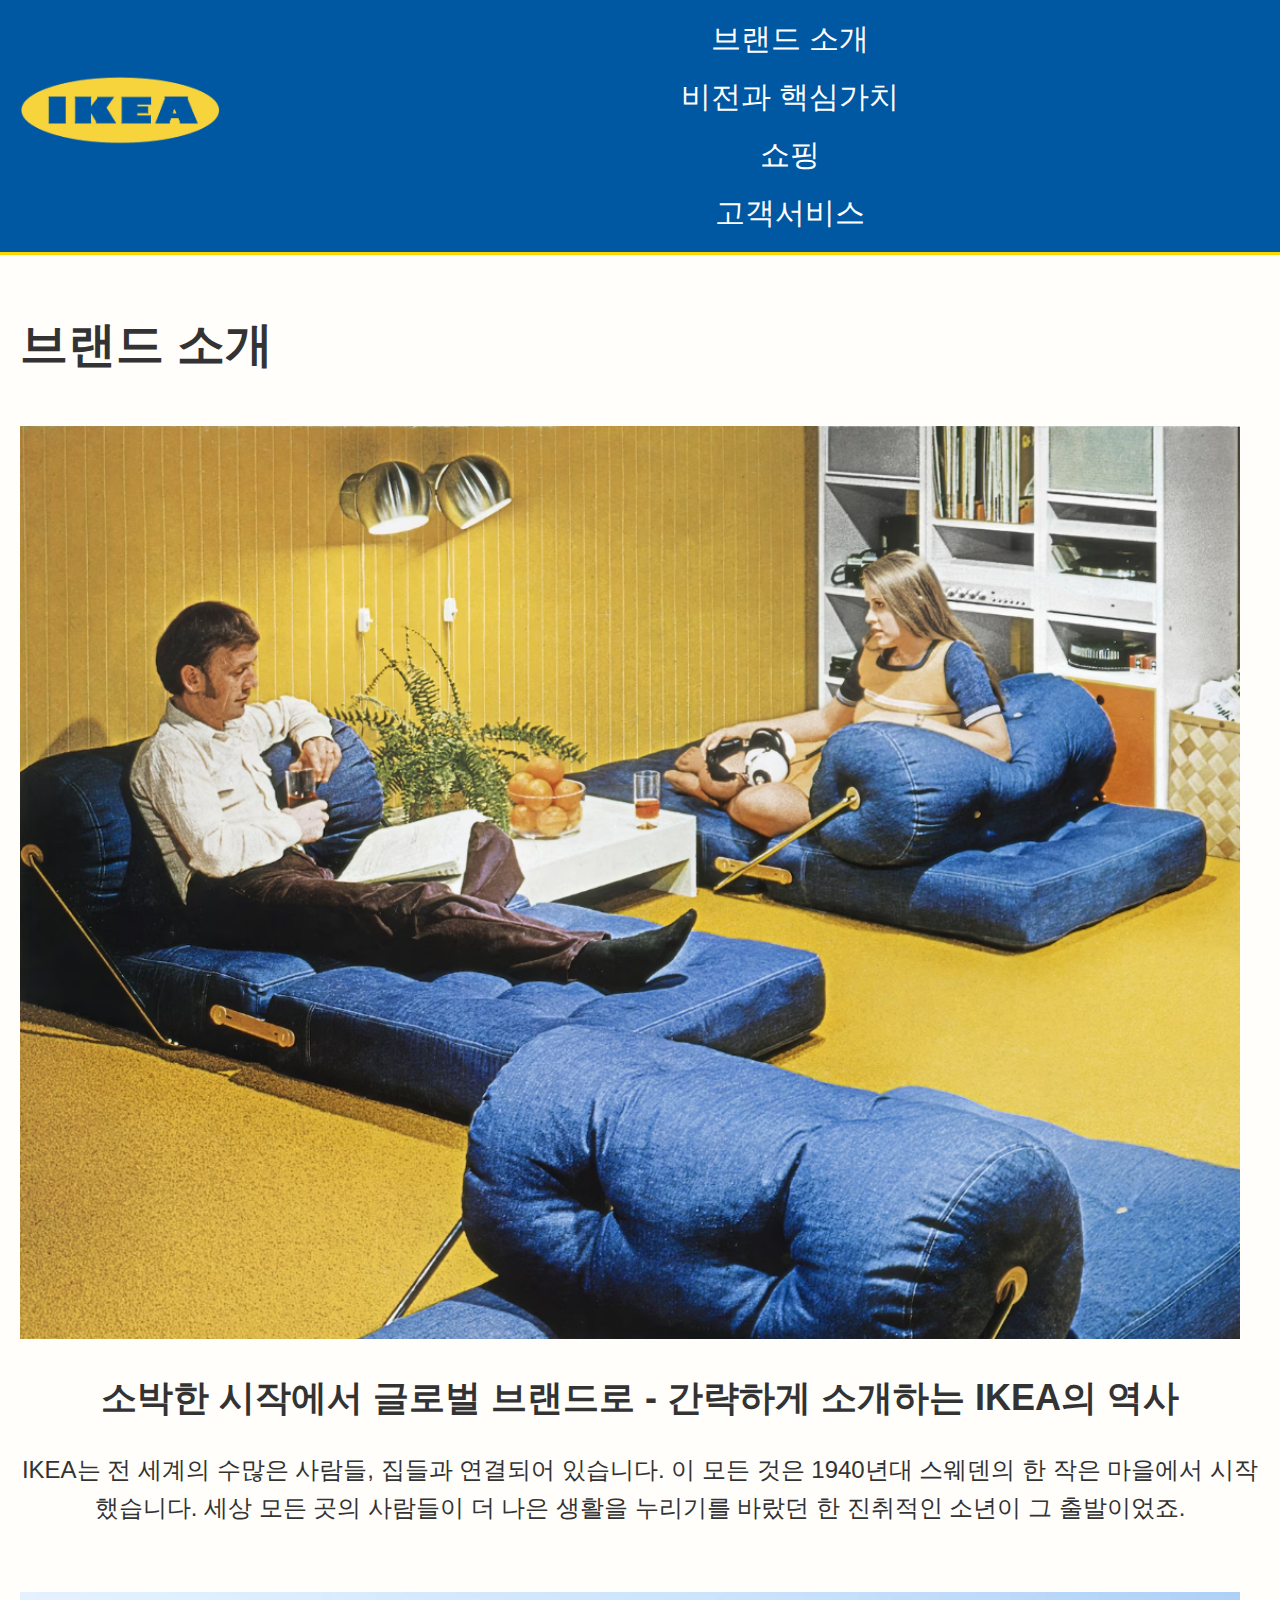
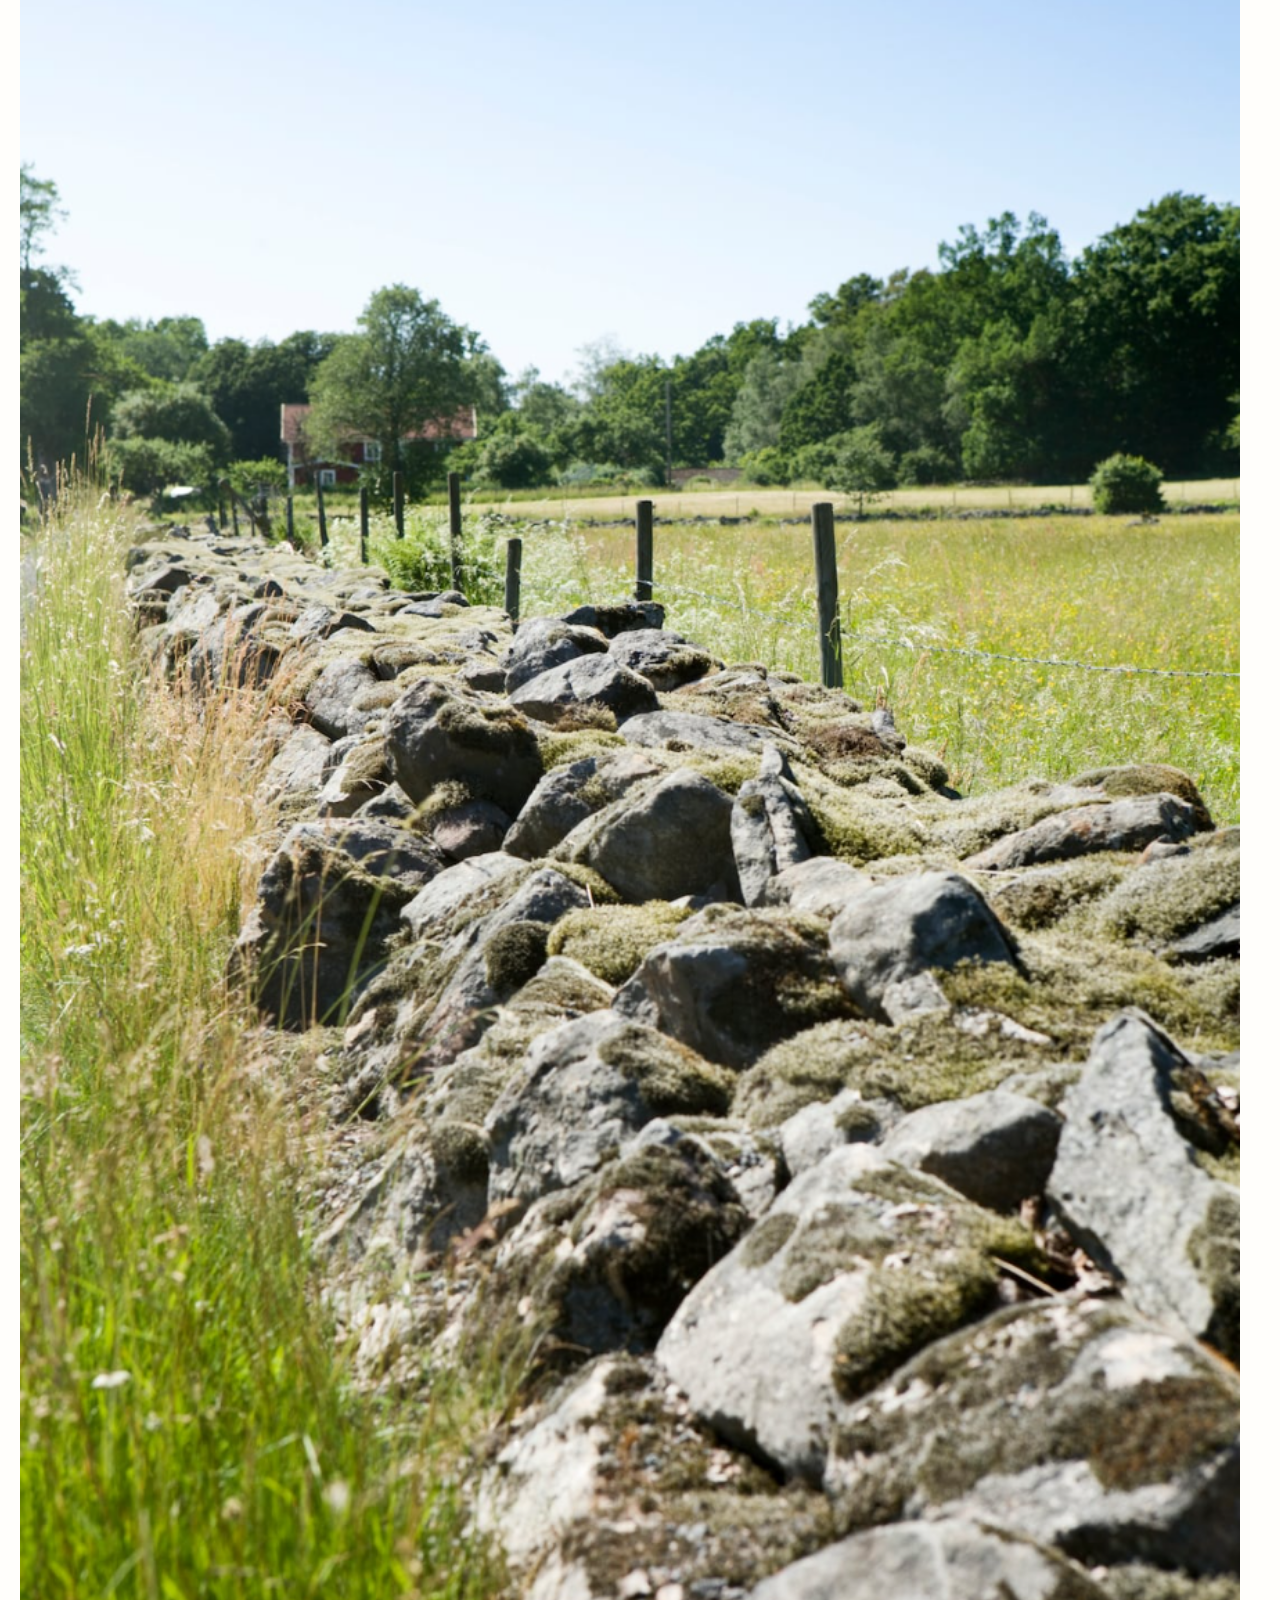
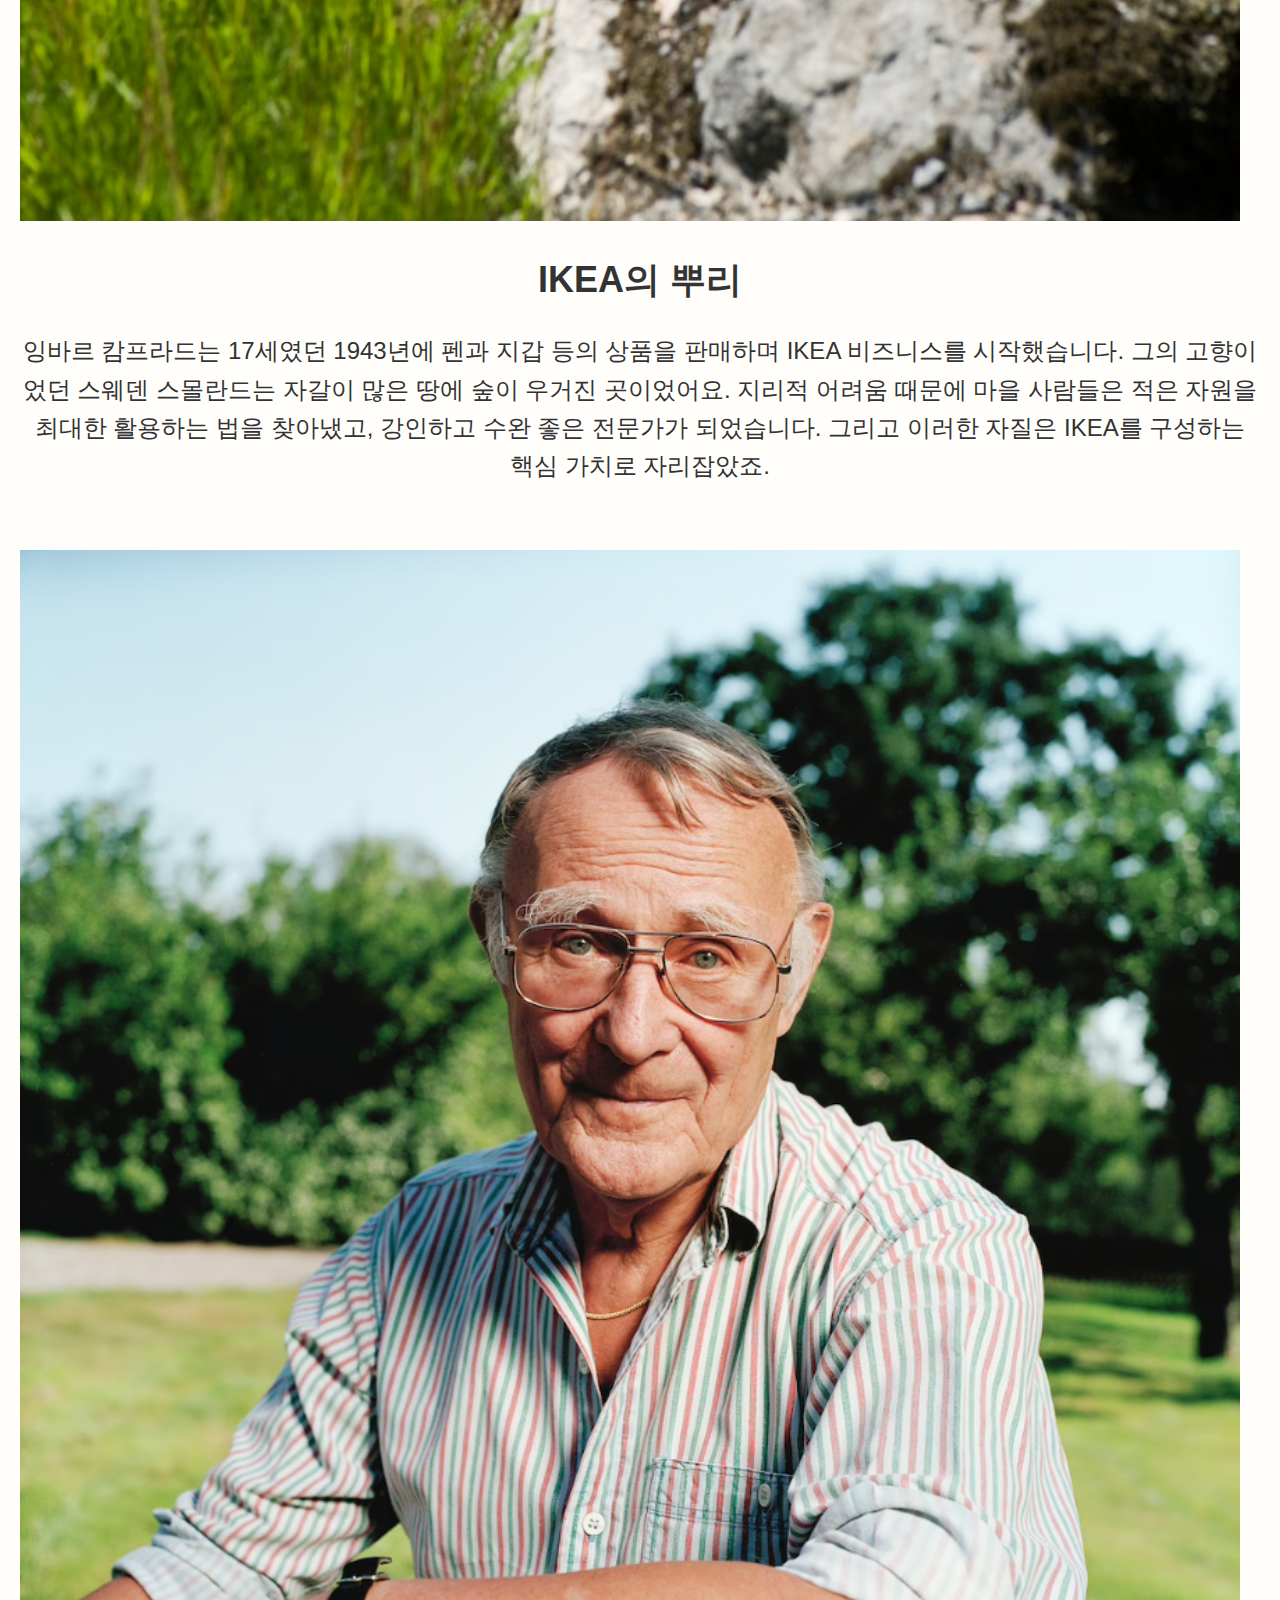
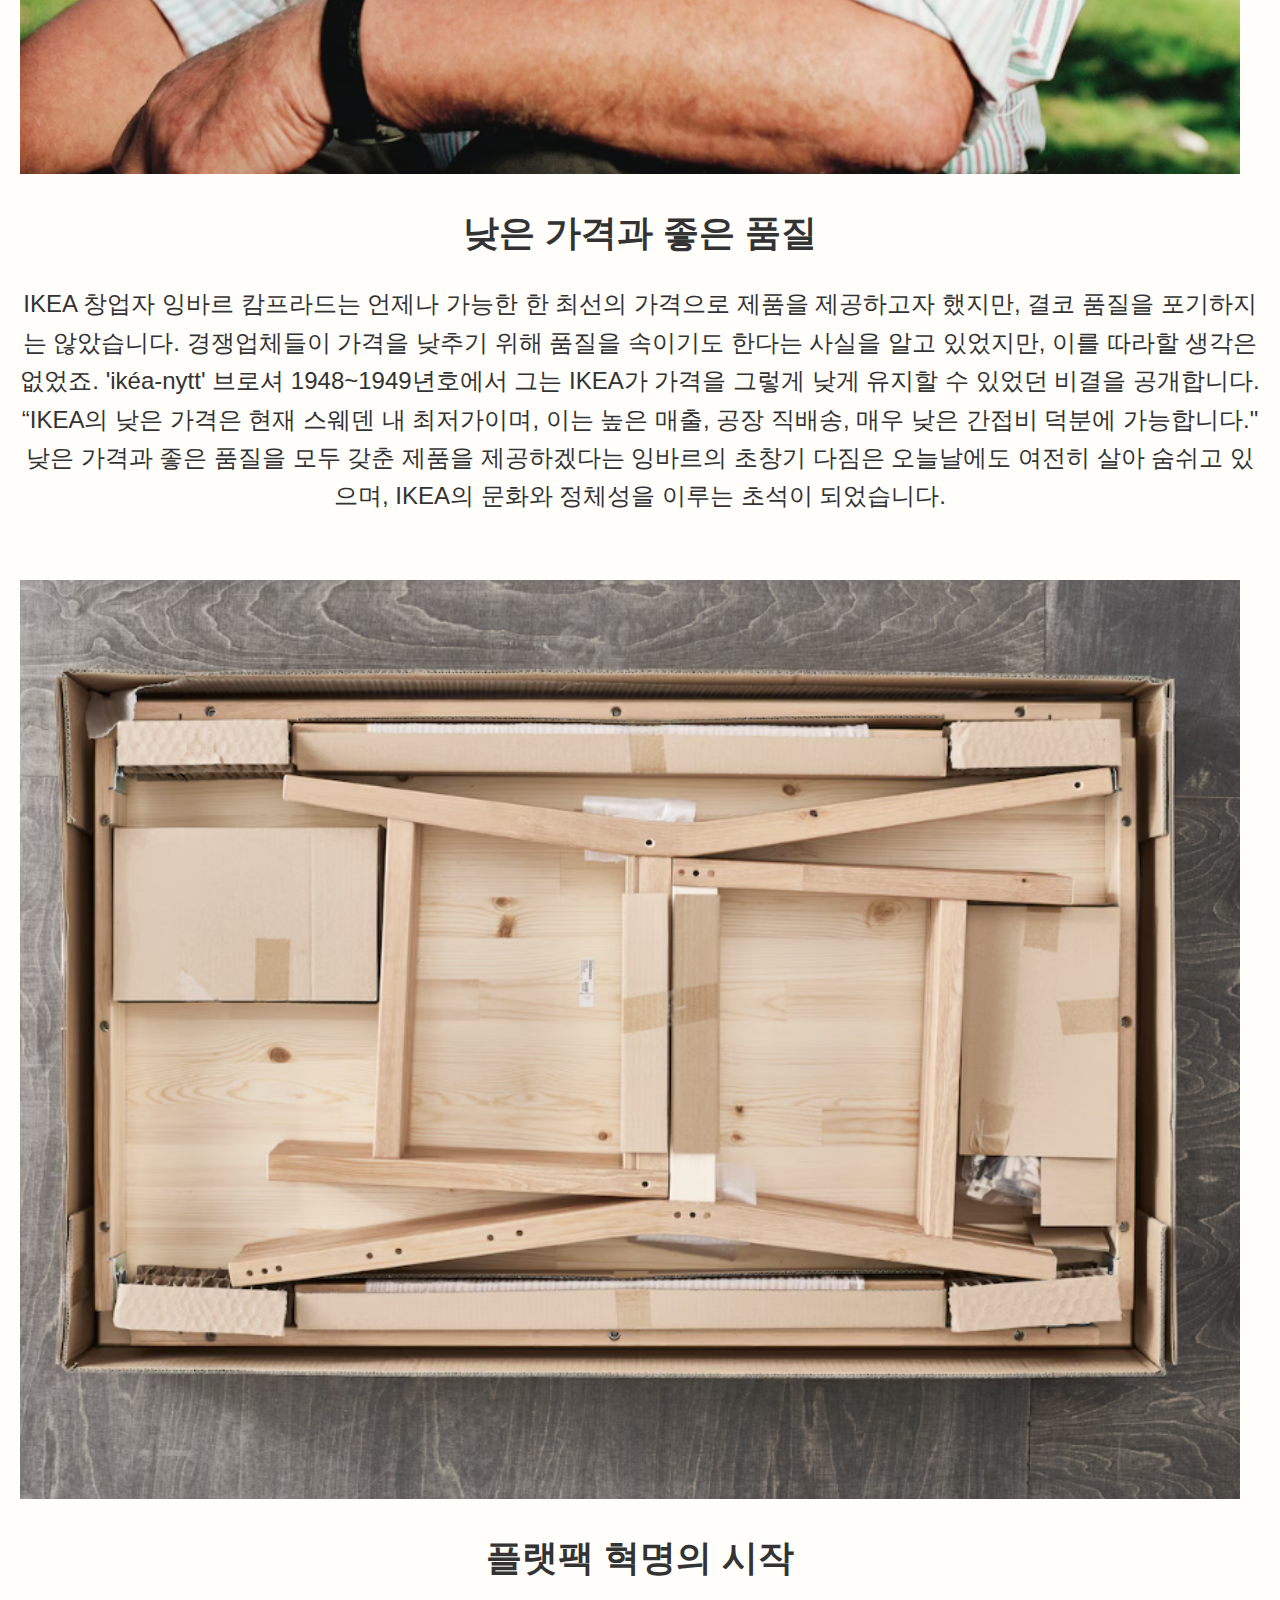
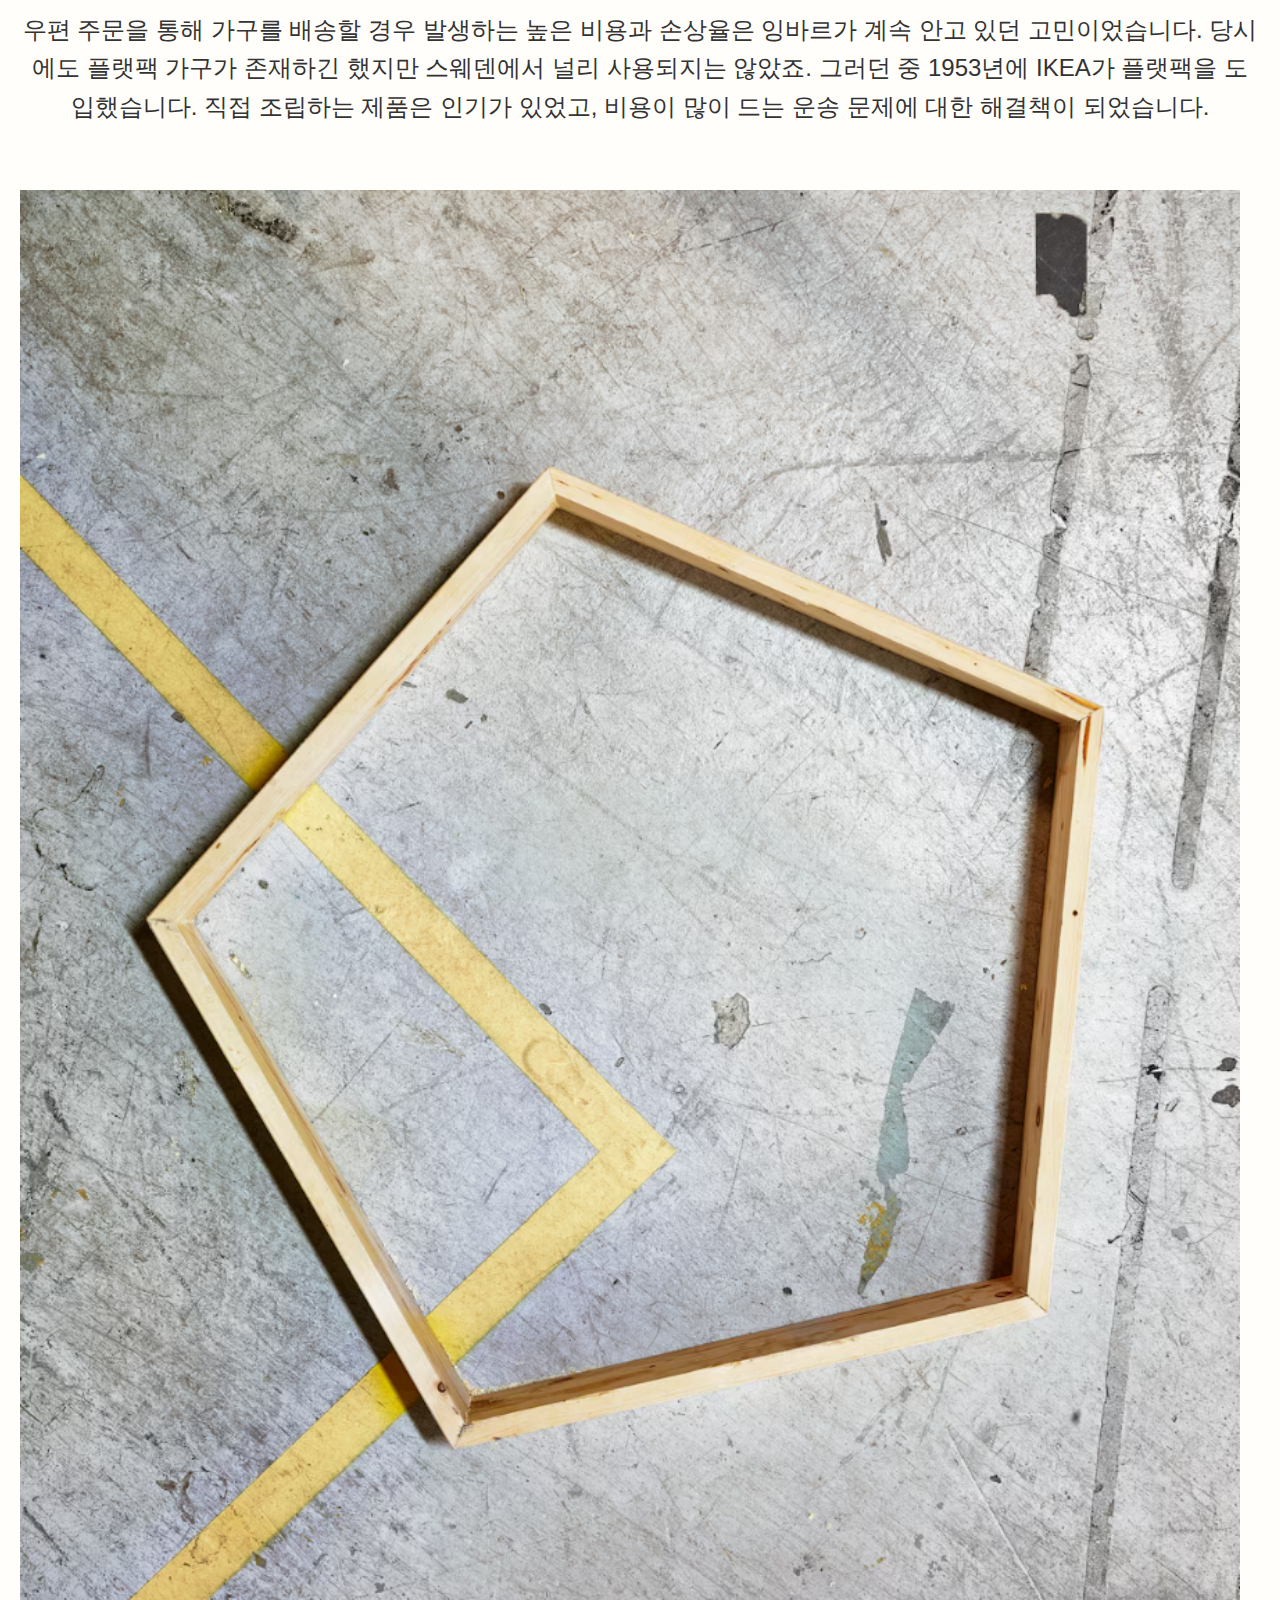
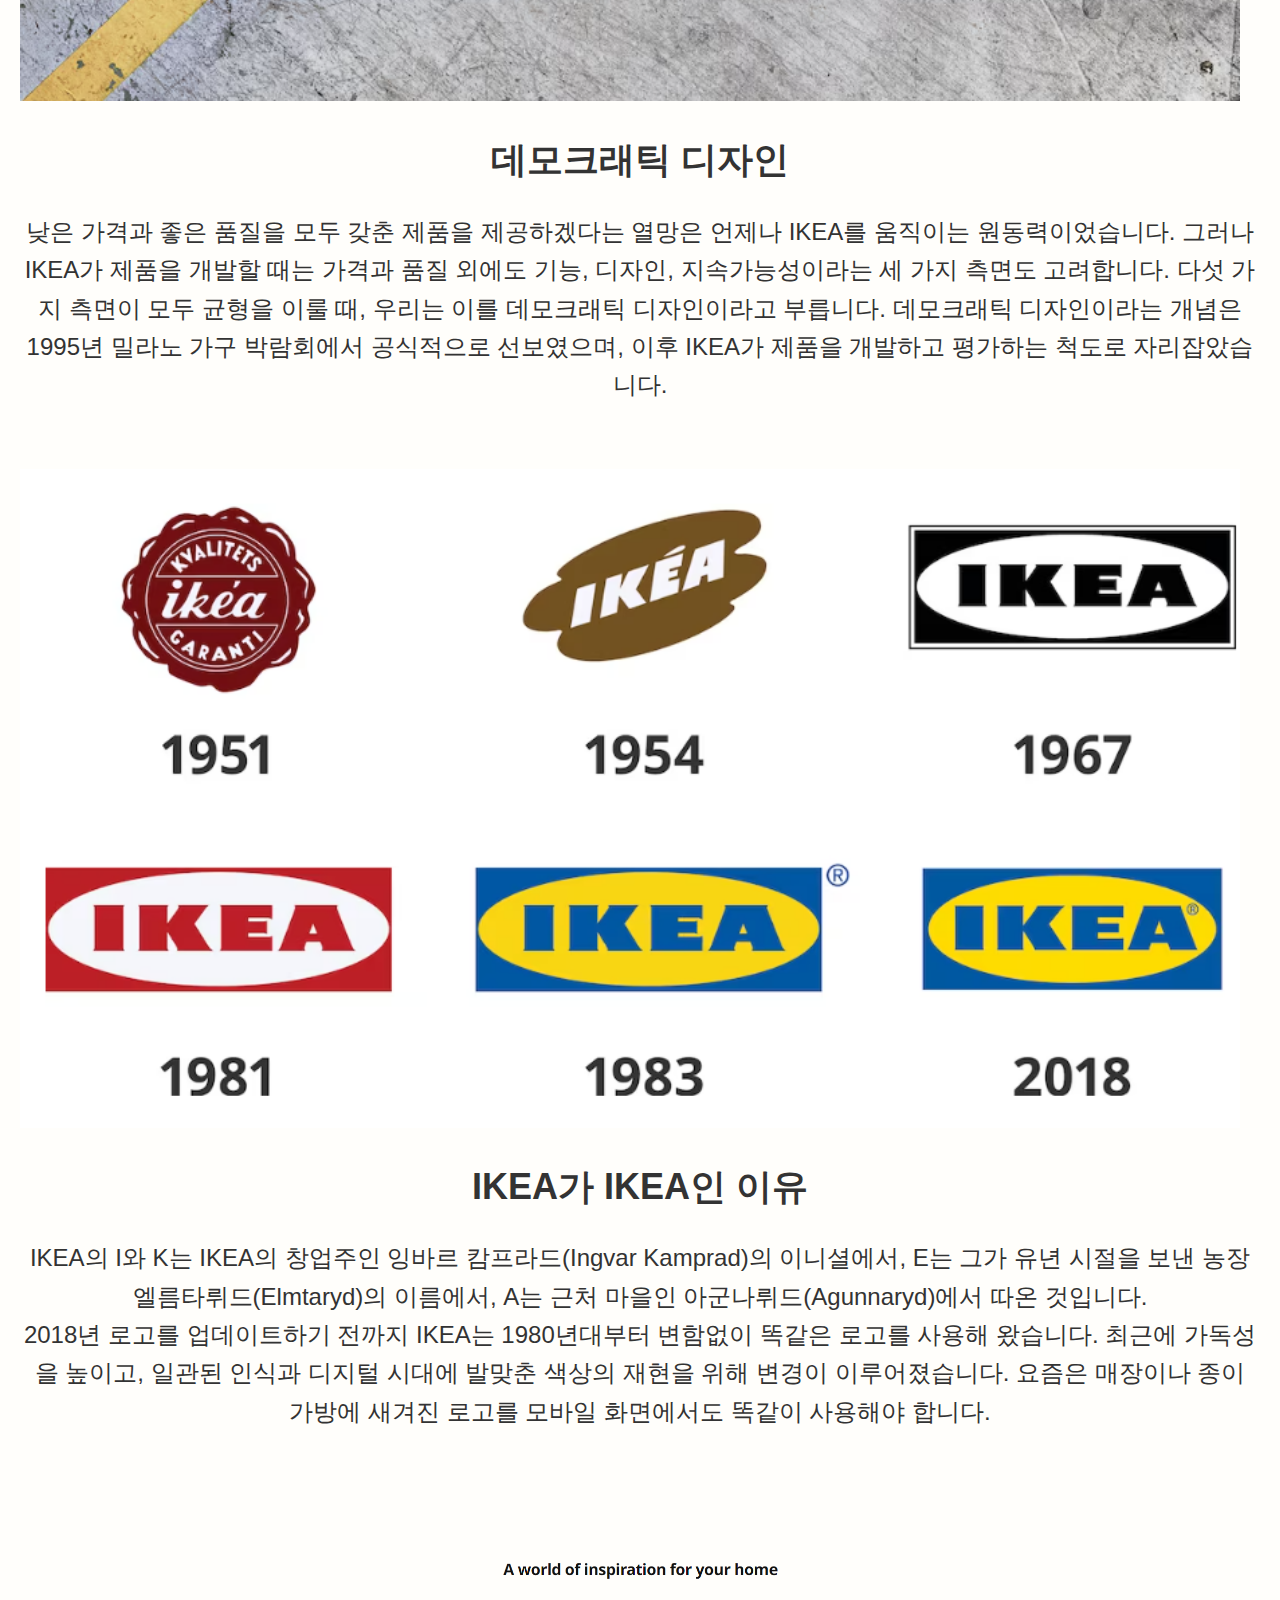
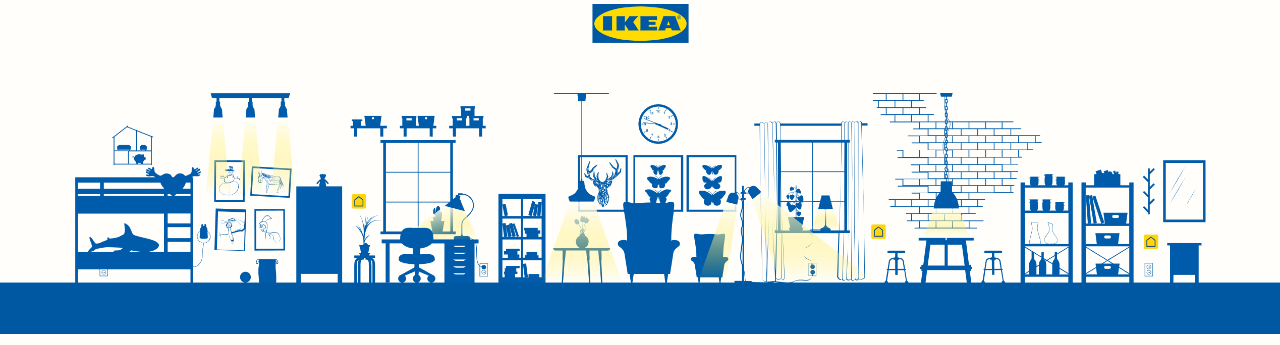
<file: brand.html>
<!DOCTYPE html>
<html lang="ko">
<head>
    <meta charset="UTF-8">
    <meta name="viewport" content="width=device-width, initial-scale=1.0">
    <title>브랜드 소개 - IKEA</title>
    <link rel="stylesheet" href="css/styles.css">
    <style>
        .block {
            display: flex;
            flex-wrap: wrap;
            margin-bottom: 40px;
        }

        .block img {
            max-width: 100%;
            flex: 1 1 40%;
            margin-right: 20px;
        }

        .block .text {
            flex: 1 1 50%;
        }

        .block .text h2 {
            font-size: 1.5em;
            margin-bottom: 10px;
        }

        .block .text p {
            font-size: 1em;
            line-height: 1.6;
        }

    </style>
</head>
<body>
    <header>
        <a href="ikea.html">
            <img src="images/ikea-logo.png" alt="IKEA 로고" id="logo">
        </a>
        <nav>
            <ul>
                <li><a href="brand.html">브랜드 소개</a></li>
                <li><a href="features.html">비전과 핵심가치</a></li>
                <li><a href="shopping.html">쇼핑</a></li>
                <li><a href="qa.html">고객서비스</a></li>
            </ul>
        </nav>
    </header>
    <main>
        <h1>브랜드 소개</h1>
        <section class="block">
            <img src="images/ikea-history.png" alt="IKEA 역사">
            <div class="text">
                <h2>소박한 시작에서 글로벌 브랜드로 - 간략하게 소개하는 IKEA의 역사</h2>
                <p>IKEA는 전 세계의 수많은 사람들, 집들과 연결되어 있습니다. 이 모든 것은 1940년대 스웨덴의 한 작은 마을에서 시작했습니다. 세상 모든 곳의 사람들이 더 나은 생활을 누리기를 바랐던 한 진취적인 소년이 그 출발이었죠.</p>
            </div>
        </section>
        <section class="block">
            <img src="images/ikea-뿌리.png" alt="IKEA 뿌리">
            <div class="text">
                <h2>IKEA의 뿌리</h2>
                <p>잉바르 캄프라드는 17세였던 1943년에 펜과 지갑 등의 상품을 판매하며 IKEA 비즈니스를 시작했습니다. 그의 고향이었던 스웨덴 스몰란드는 자갈이 많은 땅에 숲이 우거진 곳이었어요. 지리적 어려움 때문에 마을 사람들은 적은 자원을 최대한 활용하는 법을 찾아냈고, 강인하고 수완 좋은 전문가가 되었습니다. 그리고 이러한 자질은 IKEA를 구성하는 핵심 가치로 자리잡았죠.</p>
            </div>
        </section>
        <section class="block">
            <img src="images/ikea-quality.png" alt="낮은 가격과 좋은 품질">
            <div class="text">
                <h2>낮은 가격과 좋은 품질</h2>
                <p>IKEA 창업자 잉바르 캄프라드는 언제나 가능한 한 최선의 가격으로 제품을 제공하고자 했지만, 결코 품질을 포기하지는 않았습니다. 경쟁업체들이 가격을 낮추기 위해 품질을 속이기도 한다는 사실을 알고 있었지만, 이를 따라할 생각은 없었죠. 'ikéa-nytt' 브로셔 1948~1949년호에서 그는 IKEA가 가격을 그렇게 낮게 유지할 수 있었던 비결을 공개합니다. “IKEA의 낮은 가격은 현재 스웨덴 내 최저가이며, 이는 높은 매출, 공장 직배송, 매우 낮은 간접비 덕분에 가능합니다." 낮은 가격과 좋은 품질을 모두 갖춘 제품을 제공하겠다는 잉바르의 초창기 다짐은 오늘날에도 여전히 살아 숨쉬고 있으며, IKEA의 문화와 정체성을 이루는 초석이 되었습니다.</p>
            </div>
        </section>
        <section class="block">
            <img src="images/ikea-flat.png" alt="플랫팩 혁명">
            <div class="text">
                <h2>플랫팩 혁명의 시작</h2>
                <p>우편 주문을 통해 가구를 배송할 경우 발생하는 높은 비용과 손상율은 잉바르가 계속 안고 있던 고민이었습니다. 당시에도 플랫팩 가구가 존재하긴 했지만 스웨덴에서 널리 사용되지는 않았죠. 그러던 중 1953년에 IKEA가 플랫팩을 도입했습니다. 직접 조립하는 제품은 인기가 있었고, 비용이 많이 드는 운송 문제에 대한 해결책이 되었습니다.</p>
            </div>
        </section>
        <section class="block">
            <img src="images/ikea-demodesign.png" alt="데모크래틱 디자인">
            <div class="text">
                <h2>데모크래틱 디자인</h2>
                <p>낮은 가격과 좋은 품질을 모두 갖춘 제품을 제공하겠다는 열망은 언제나 IKEA를 움직이는 원동력이었습니다. 그러나 IKEA가 제품을 개발할 때는 가격과 품질 외에도 기능, 디자인, 지속가능성이라는 세 가지 측면도 고려합니다. 다섯 가지 측면이 모두 균형을 이룰 때, 우리는 이를 데모크래틱 디자인이라고 부릅니다. 데모크래틱 디자인이라는 개념은 1995년 밀라노 가구 박람회에서 공식적으로 선보였으며, 이후 IKEA가 제품을 개발하고 평가하는 척도로 자리잡았습니다.</p>
            </div>
        </section>
        <section class="block">
            <img src="images/ikea-ligohistory.png" alt="데모크래틱 디자인">
            <div class="text">
                <h2>IKEA가 IKEA인 이유</h2>
                <p>IKEA의 I와 K는 IKEA의 창업주인 잉바르 캄프라드(Ingvar Kamprad)의 이니셜에서, E는 그가 유년 시절을 보낸 농장 엘름타뤼드(Elmtaryd)의 이름에서, A는 근처 마을인 아군나뤼드(Agunnaryd)에서 따온 것입니다.
                    <br>
                    2018년 로고를 업데이트하기 전까지 IKEA는 1980년대부터 변함없이 똑같은 로고를 사용해 왔습니다. 최근에 가독성을 높이고, 일관된 인식과 디지털 시대에 발맞춘 색상의 재현을 위해 변경이 이루어졌습니다. 요즘은 매장이나 종이 가방에 새겨진 로고를 모바일 화면에서도 똑같이 사용해야 합니다.</p>
            </div>
        </section>
    </main>
    <footer>
        <img src="images/ikea-bottom.png" alt="IKEA 로고" width="100%">
    </footer>
</body>
</html>
</file>
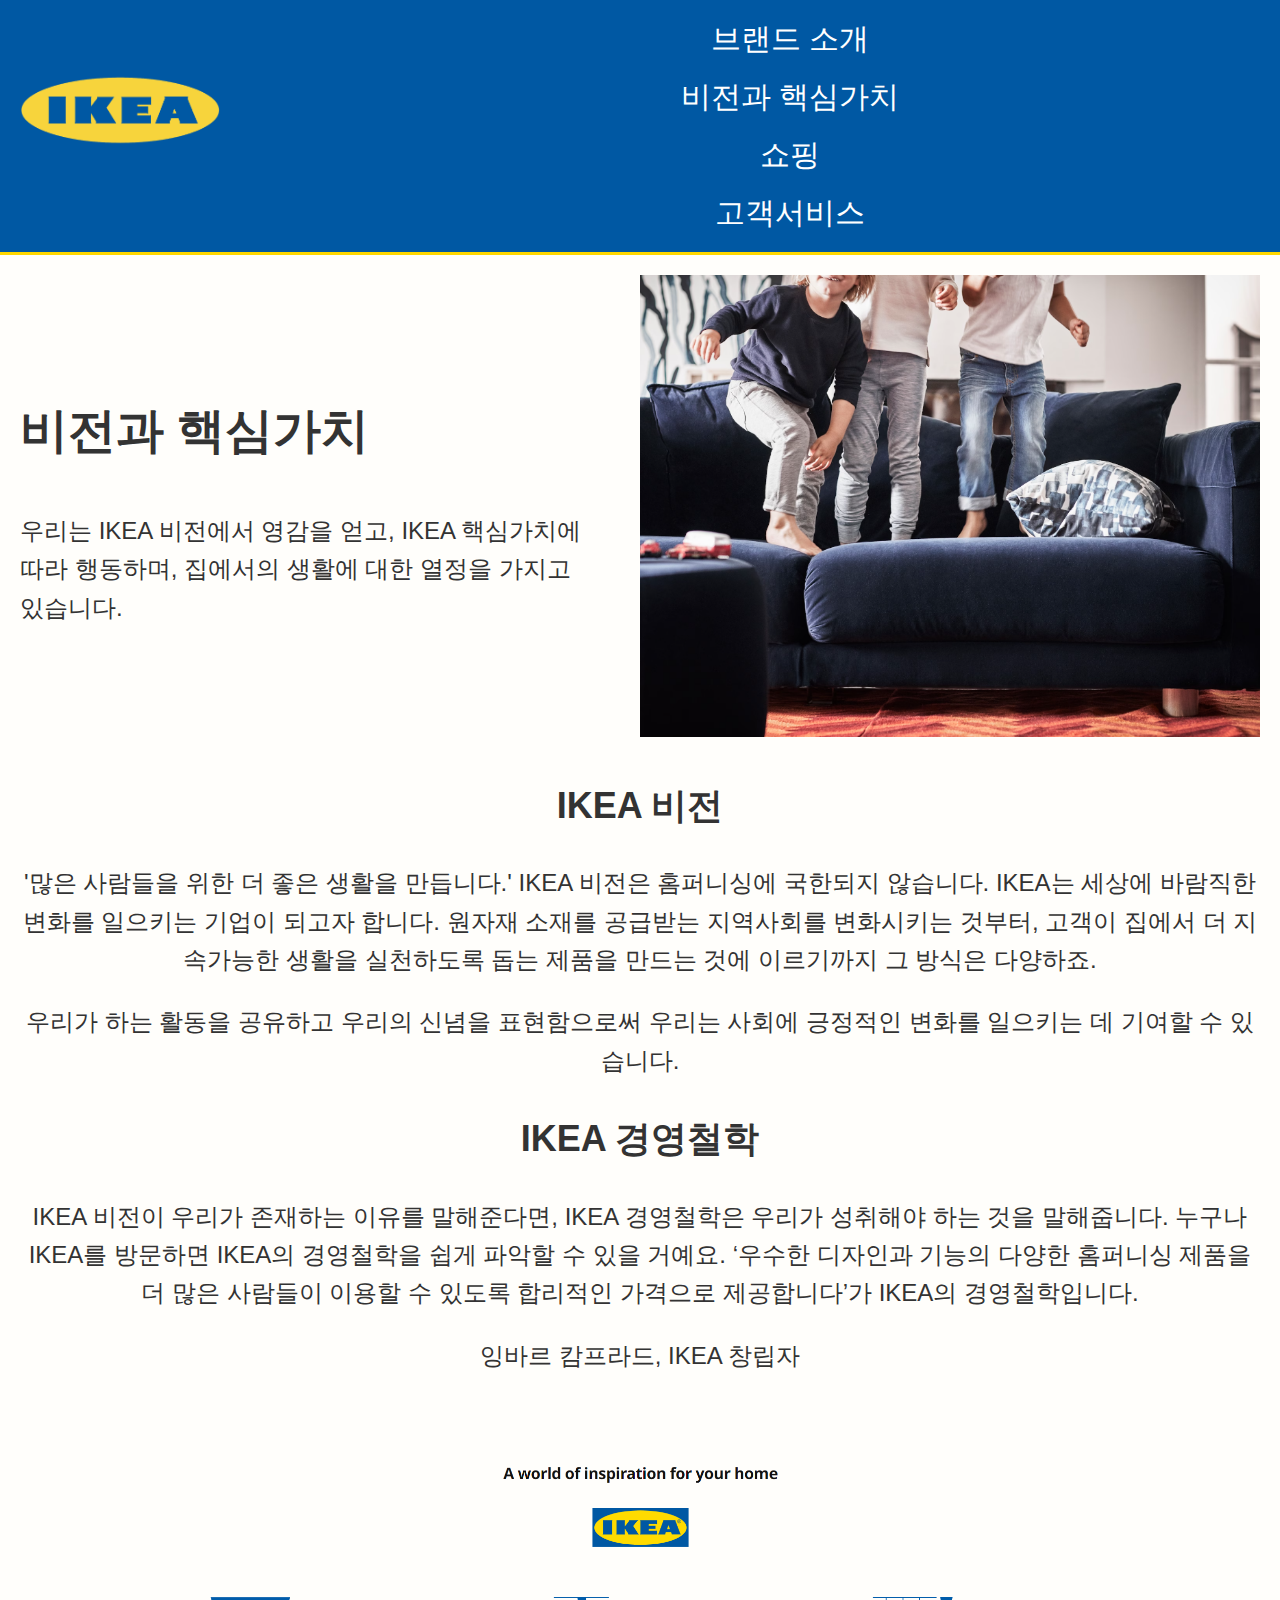
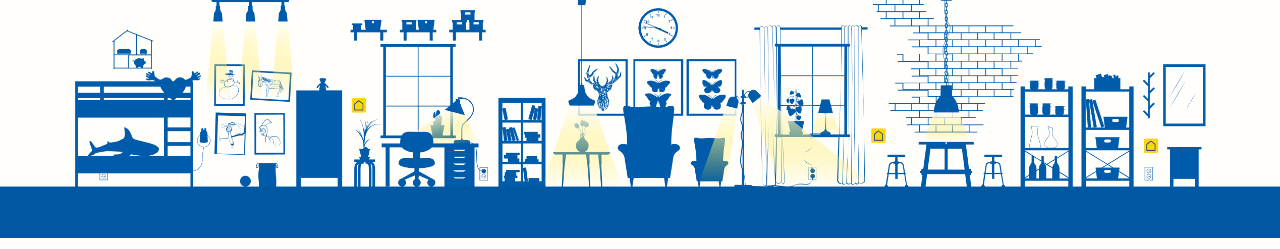
<file: features.html>
<!DOCTYPE html>
<html lang="ko">
<head>
    <meta charset="UTF-8">
    <meta name="viewport" content="width=device-width, initial-scale=1.0">
    <title>비전과 핵심가치 - IKEA</title>
    <link rel="stylesheet" href="css/styles.css">
    <style>
        section {
            display: flex;
            align-items: center;
            justify-content: center;
        }
        .v {
            width: 50%;
        }
        div {
            width: 50%;
            display: inline-block;
            margin-right:40px;
            text-align: left;
        }
    </style>
</head>
<body>
    <header>
        <a href="ikea.html">
            <img src="images/ikea-logo.png" alt="IKEA 로고" id="logo">
        </a>
        <nav>
            <ul>
                <li><a href="brand.html">브랜드 소개</a></li>
                <li><a href="features.html">비전과 핵심가치</a></li>
                <li><a href="shopping.html">쇼핑</a></li>
                <li><a href="qa.html">고객서비스</a></li>
            </ul>
        </nav>
    </header>
    <main>
        <section>
            <div>
        <h1>비전과 핵심가치</h1>
        <p>우리는 IKEA 비전에서 영감을 얻고, IKEA 핵심가치에 따라 행동하며, 집에서의 생활에 대한 열정을 가지고 있습니다.</p>
        </div>
        <img src="images/v.png" alt="IKEA 역사" class="v">
        </section>
        
        <h2>IKEA 비전</h2>
        <p>'많은 사람들을 위한 더 좋은 생활을 만듭니다.' IKEA 비전은 홈퍼니싱에 국한되지 않습니다. IKEA는 세상에 바람직한 변화를 일으키는 기업이 되고자 합니다. 원자재 소재를 공급받는 지역사회를 변화시키는 것부터, 고객이 집에서 더 지속가능한 생활을 실천하도록 돕는 제품을 만드는 것에 이르기까지 그 방식은 다양하죠.
        </p>
        <p>우리가 하는 활동을 공유하고 우리의 신념을 표현함으로써 우리는 사회에 긍정적인 변화를 일으키는 데 기여할 수 있습니다.</p>
        <h2>IKEA 경영철학</h2>
        <p>IKEA 비전이 우리가 존재하는 이유를 말해준다면, IKEA 경영철학은 우리가 성취해야 하는 것을 말해줍니다. 누구나 IKEA를 방문하면 IKEA의 경영철학을 쉽게 파악할 수 있을 거예요. ‘우수한 디자인과 기능의 다양한 홈퍼니싱 제품을 더 많은 사람들이 이용할 수 있도록 합리적인 가격으로 제공합니다’가 IKEA의 경영철학입니다.</p>
        <p>잉바르 캄프라드, IKEA 창립자</p>
    </main>
    <footer>
        <img src="images/ikea-bottom.png" alt="IKEA 로고" width="100%">
    </footer>
</body>
</html>
</file>
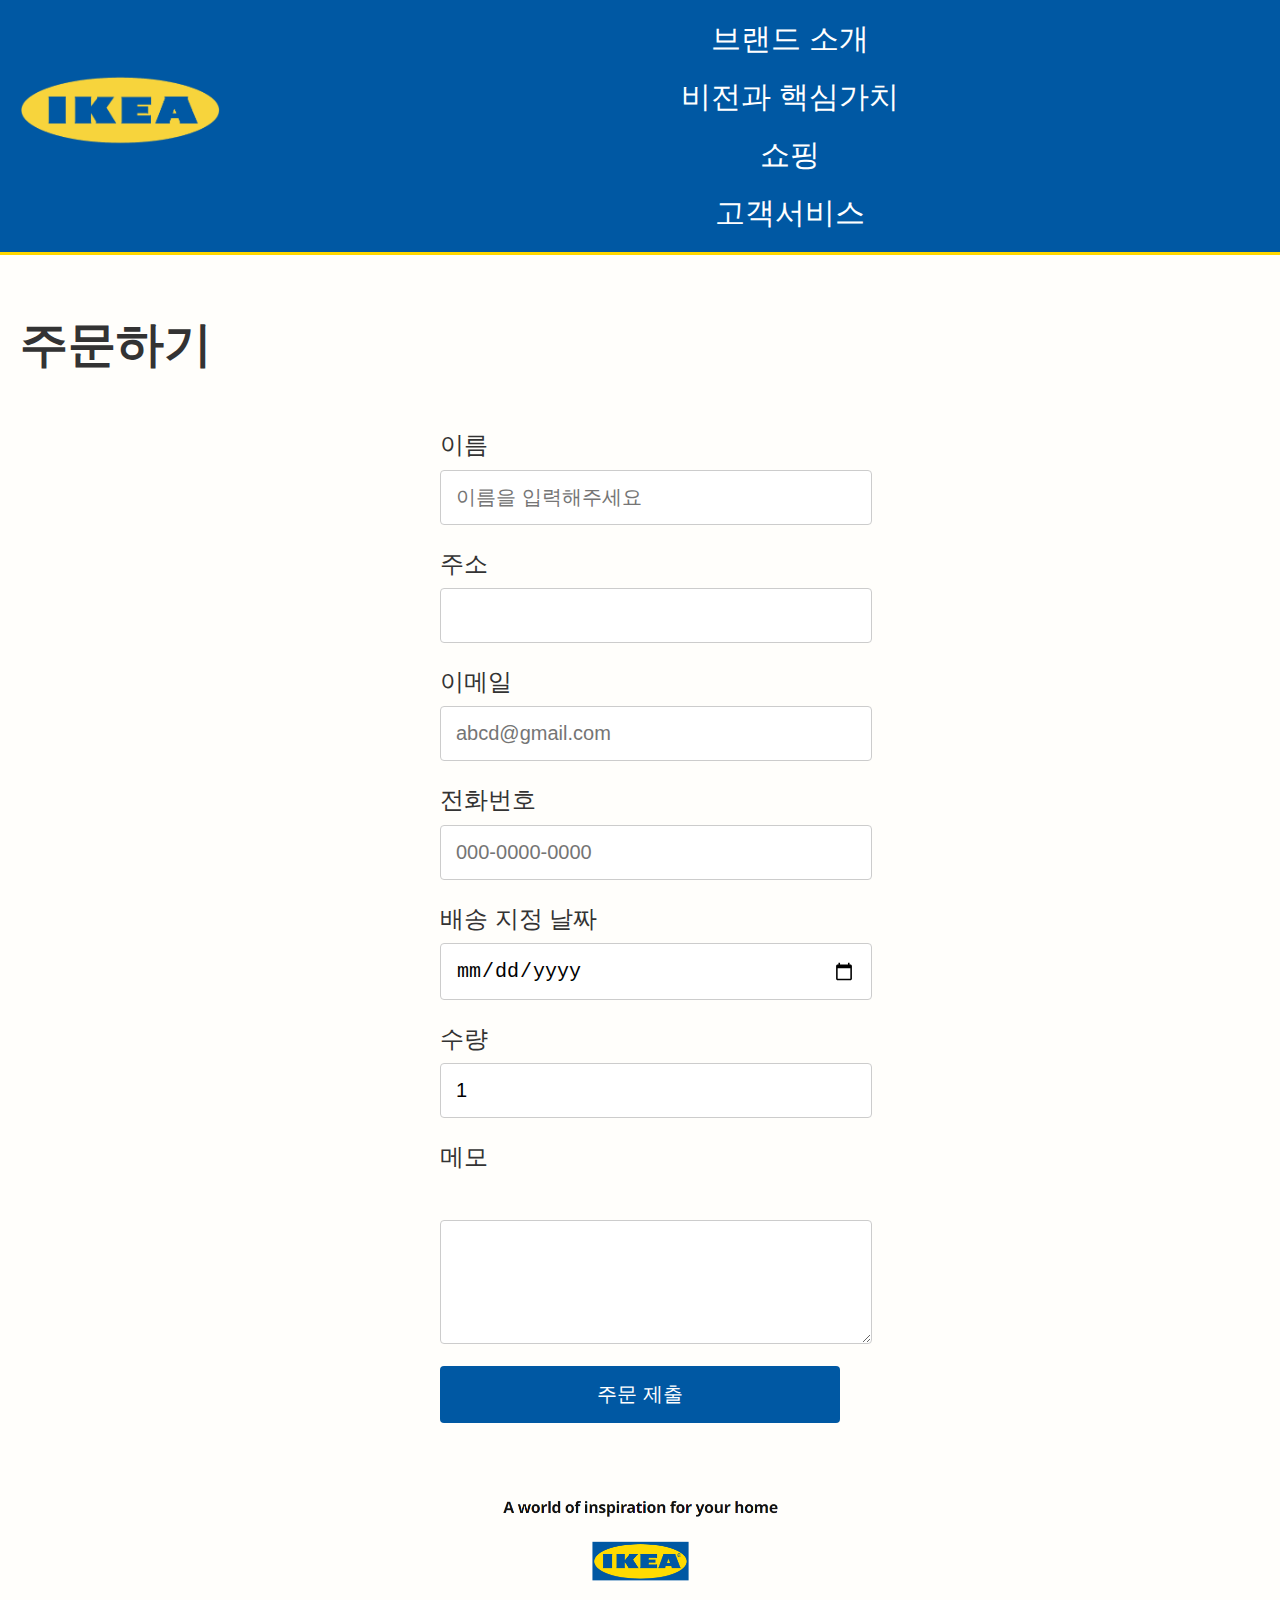
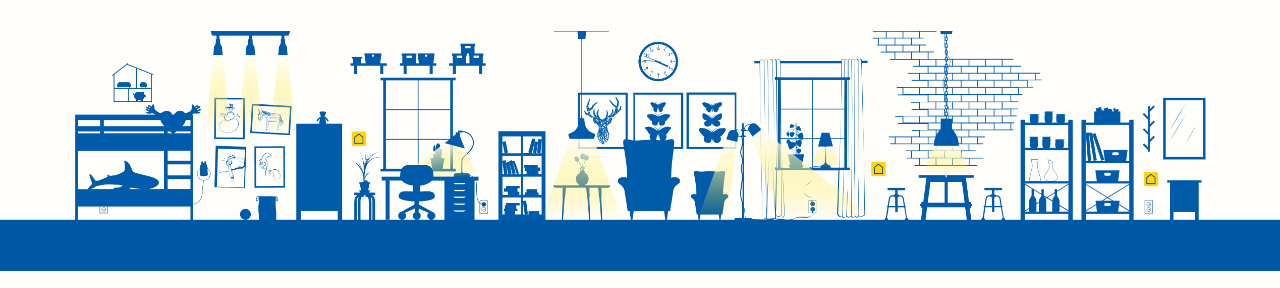
<file: order.html>
<!DOCTYPE html>
<html lang="ko">
<head>
    <meta charset="UTF-8">
    <meta name="viewport" content="width=device-width, initial-scale=1.0">
    <title>주문하기</title>
    <link rel="stylesheet" href="css/styles.css">
</head>
<body>
    <header>
        <a href = "ikea.html">
            <img src="images/ikea-logo.png" alt="IKEA 로고" id="logo"></a>
        
            <nav>
                <ul>
                    <li><a href="brand.html">브랜드 소개</a></li>
                    <li><a href="features.html">비전과 핵심가치</a></li>
                    <li><a href="shopping.html">쇼핑</a></li>
                    <li><a href="qa.html">고객서비스</a></li>
                </ul>
            </nav>
    </header>
    <main>
        <h1>주문하기</h1>
        <form>
            <label for="name">이름</label>
            <input type="text" id="name" name="name" required placeholder="이름을 입력해주세요"><br>
            <label for="address">주소</label>
            <input type="text" id="address" name="address" required><br>
            <label for="email">이메일</label>
            <input type="email" id="email" name="email" placeholder="abcd@gmail.com"><br>
            <label for="phone">전화번호</label>
            <input type="tel" id="phone" name="phone" placeholder="000-0000-0000"><br>
            <label for="date">배송 지정 날짜</label>
            <input type="date" id="date" name="date"><br>
            <label for="quantity">수량</label>
            <input type="number" id="quantity" name="quantity" min="1" value="1"><br>
            <label for="memo">메모</label><br>
            <textarea id="memo" name="memo" rows="4" cols="50"></textarea><br>
            <button type="submit">주문 제출</button>
        </form>
    </main>
    <footer>
        <img src="images/ikea-bottom.png" alt="IKEA 로고" width="100%">
    </footer>
</body>
</html>
</file>
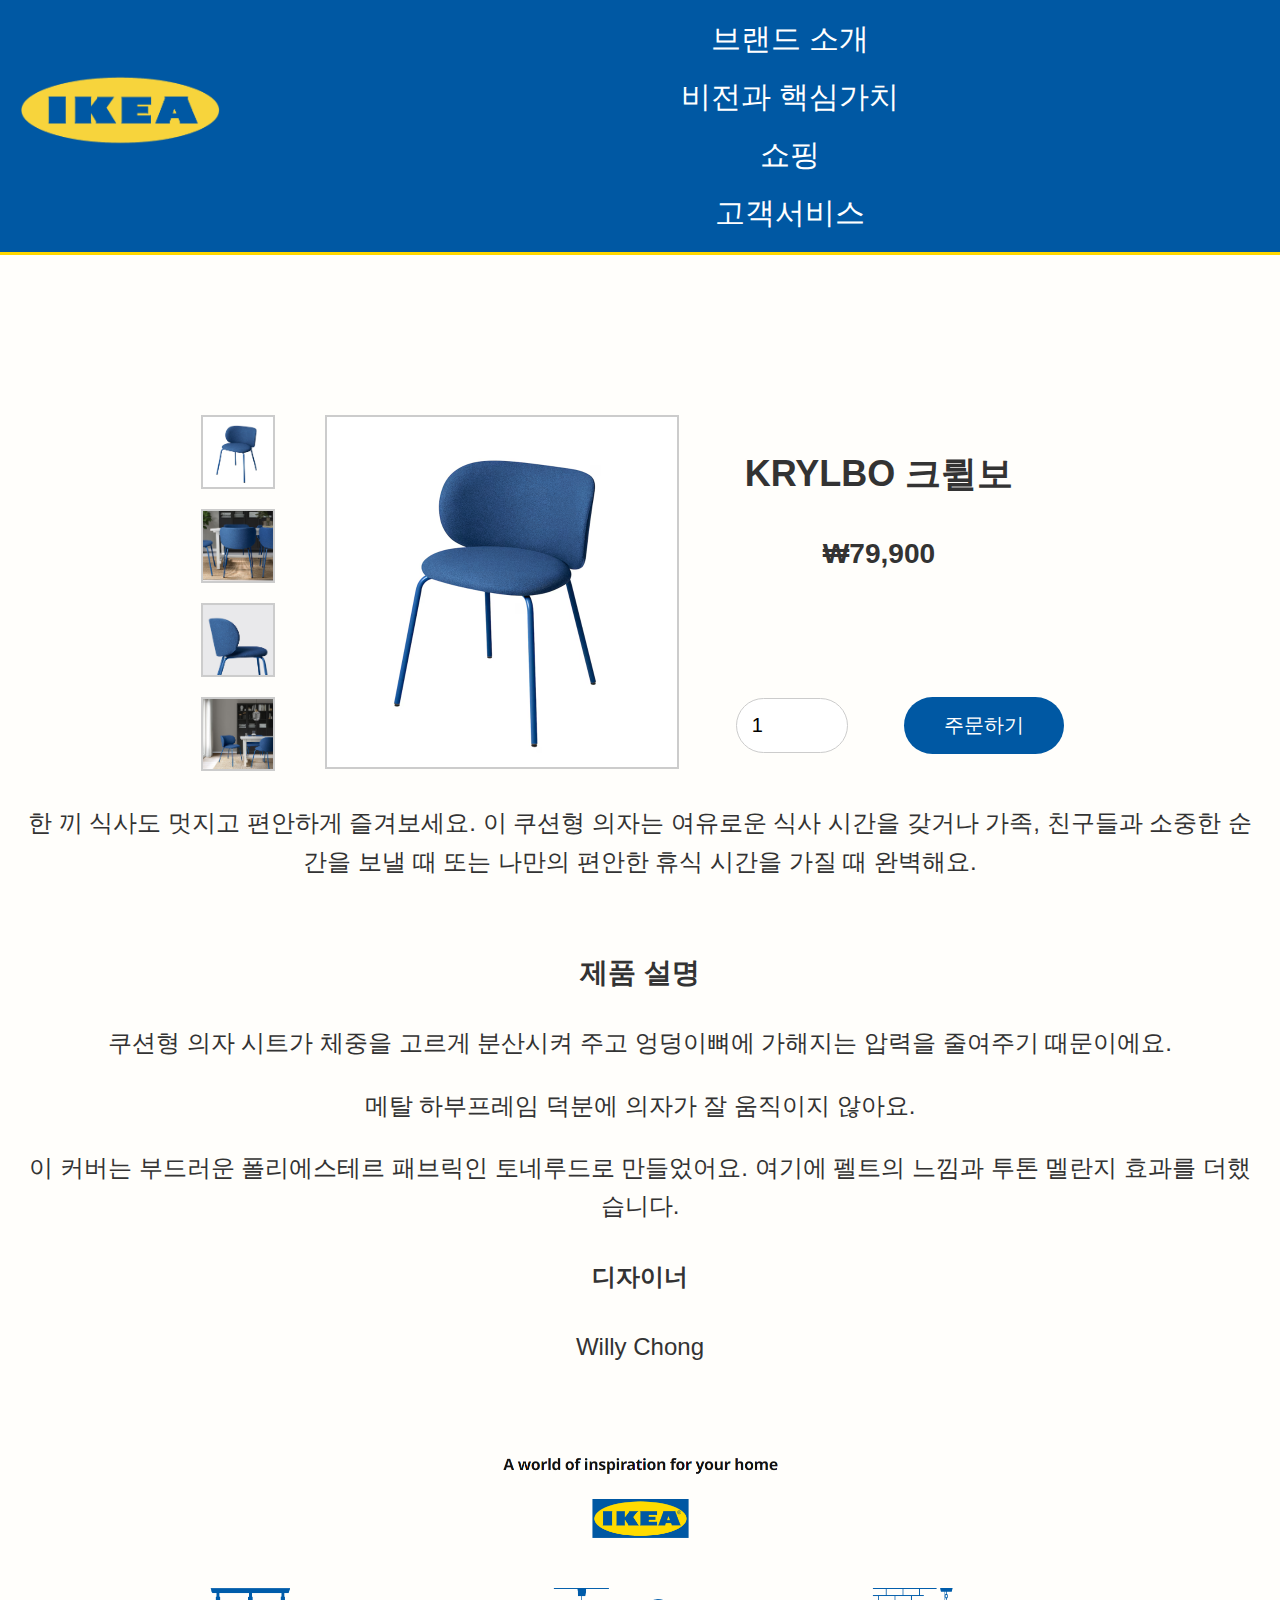
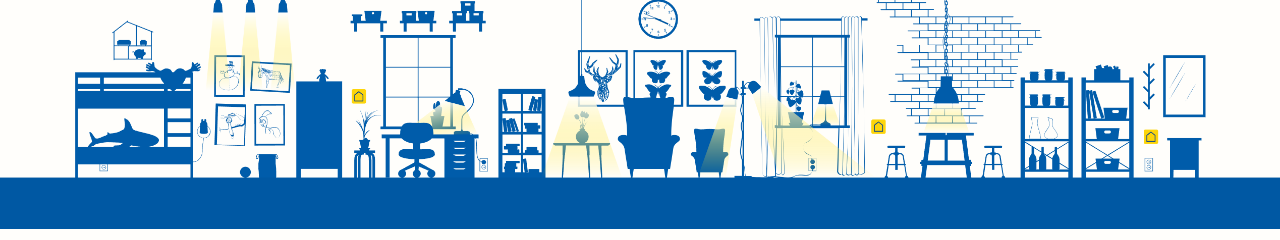
<file: product1.html>
<!DOCTYPE html>
<html lang="ko">
<head>
    <meta charset="UTF-8">
    <meta name="viewport" content="width=device-width, initial-scale=1.0">
    <title>Product 1</title>
    <link rel="stylesheet" href="css/product.css">
    <style>
        div {
            margin-top:70px;
        }
    </style>
</head>
<body>
    <header>
        <a href = "ikea.html">
            <img src="images/ikea-logo.png" alt="IKEA 로고" id="logo"></a>
        
            <nav>
                <ul>
                    <li><a href="brand.html">브랜드 소개</a></li>
                    <li><a href="features.html">비전과 핵심가치</a></li>
                    <li><a href="shopping.html">쇼핑</a></li>
                    <li><a href="qa.html">고객서비스</a></li>
                </ul>
            </nav>
    </header>
    <main>
        <div class="product-gallery">
            <div class="thumbnails">
                <img src="images/product1.png" alt="Thumbnail 1" onclick="changeImage('images/product1.png')">
                <img src="images/product1-1.png" alt="Thumbnail 2" onclick="changeImage('images/product1-1.png')">
                <img src="images/product1-2.png" alt="Thumbnail 3" onclick="changeImage('images/product1-2.png')">
                <img src="images/product1-3.png" alt="Thumbnail 4" onclick="changeImage('images/product1-3.png')">
            </div>
            <div class="main-image">
                <img src="images/product1.png" alt="Main Image" id="mainImage">
            </div>
            <div class="product-details">
                
                <h2>KRYLBO 크륄보</h2>
                <h3>₩79,900</h3>
                <form action="order.html">
                    <label for="quantity"></label>
                    <input type="number" id="quantity" name="quantity" min="1" value="1">
                    <button type="submit">주문하기</button>
                </form>
            </div>
        </div>
        <p>한 끼 식사도 멋지고 편안하게 즐겨보세요. 이 쿠션형 의자는 여유로운 식사 시간을 갖거나 가족, 친구들과 소중한 순간을 보낼 때 또는 나만의 편안한 휴식 시간을 가질 때 완벽해요.</p>
        
        <div>
            <h3>제품 설명</h3>
            <P>쿠션형 의자 시트가 체중을 고르게 분산시켜 주고 엉덩이뼈에 가해지는 압력을 줄여주기 때문이에요.</P>
            <p>메탈 하부프레임 덕분에 의자가 잘 움직이지 않아요.</p>
            <p>이 커버는 부드러운 폴리에스테르 패브릭인 토네루드로 만들었어요. 여기에 펠트의 느낌과 투톤 멜란지 효과를 더했습니다.</p>
        </div>
        <h4>디자이너</h4>
        <p>Willy Chong</p>
    </main>
    <footer>
        <img src="images/ikea-bottom.png" alt="IKEA 로고" width="100%">
    </footer>
    <script>
        function changeImage(src) {
            document.getElementById('mainImage').src = src;
        }
    </script>
</body>
</html>
</file>
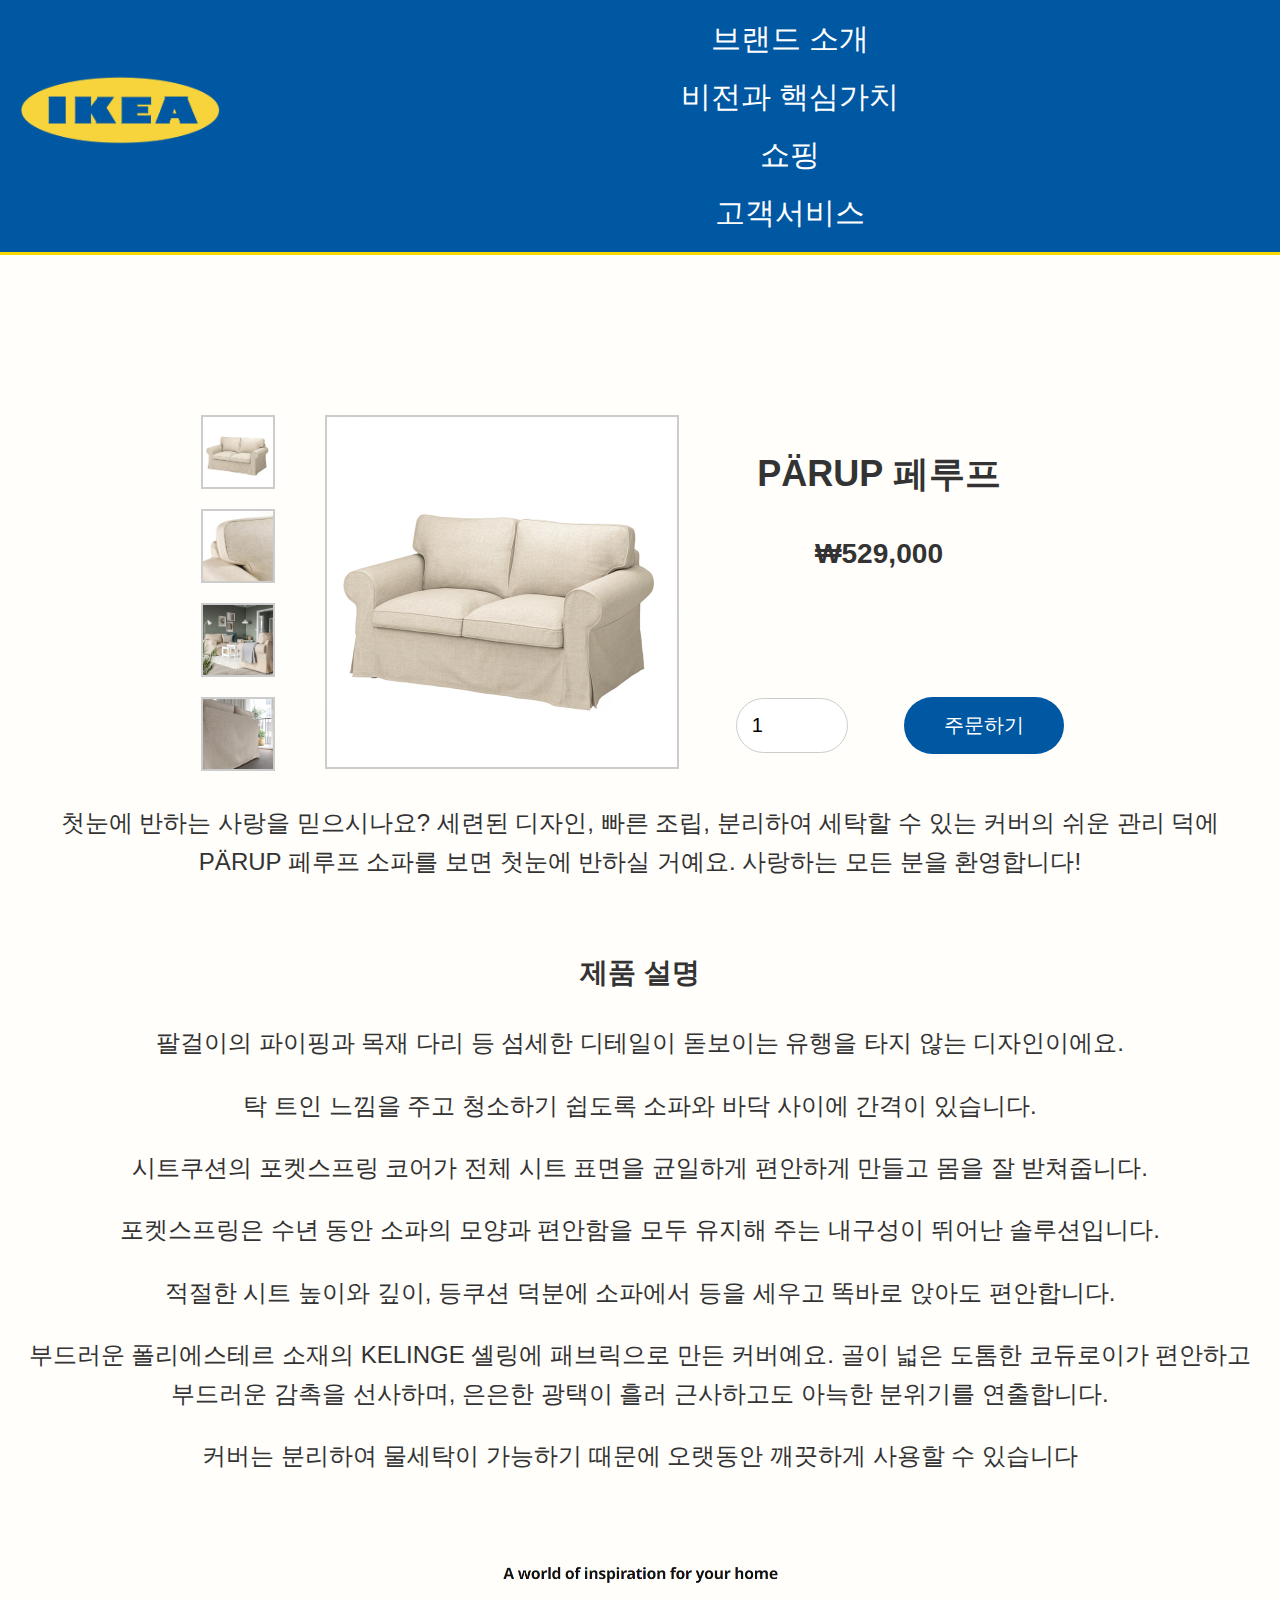
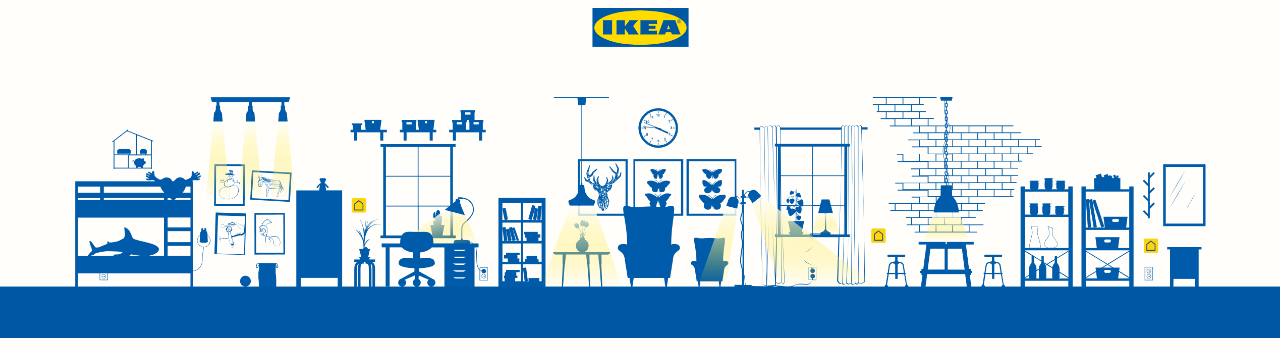
<file: product2.html>
<!DOCTYPE html>
<html lang="ko">
<head>
    <meta charset="UTF-8">
    <meta name="viewport" content="width=device-width, initial-scale=1.0">
    <title>Product 1</title>
    <link rel="stylesheet" href="css/product.css">
    <style>
        div {
            margin-top:70px;
        }
    </style>
</head>
<body>
    <header>
        <a href = "ikea.html">
            <img src="images/ikea-logo.png" alt="IKEA 로고" id="logo"></a>
        
            <nav>
                <ul>
                    <li><a href="brand.html">브랜드 소개</a></li>
                    <li><a href="features.html">비전과 핵심가치</a></li>
                    <li><a href="shopping.html">쇼핑</a></li>
                    <li><a href="qa.html">고객서비스</a></li>
                </ul>
            </nav>
    </header>
    <main>
        <div class="product-gallery">
            <div class="thumbnails">
                <img src="images/product2.png" alt="Thumbnail 1" onclick="changeImage('images/product2.png')">
                <img src="images/product2-1.png" alt="Thumbnail 2" onclick="changeImage('images/product2-1.png')">
                <img src="images/product2-2.png" alt="Thumbnail 3" onclick="changeImage('images/product2-2.png')">
                <img src="images/product2-3.png" alt="Thumbnail 4" onclick="changeImage('images/product2-3.png')">
            </div>
            <div class="main-image">
                <img src="images/product2.png" alt="Main Image" id="mainImage">
            </div>
            <div class="product-details">

        <h2>PÄRUP 페루프</h2>
        <h3>₩529,000</h3>
        
        <form action="order.html">
            <label for="quantity"></label>
            <input type="number" id="quantity" name="quantity" min="1" value="1">
            <button type="submit">주문하기</button>
        </form>
        </div>
        </div>    
        <p>첫눈에 반하는 사랑을 믿으시나요? 세련된 디자인, 빠른 조립, 분리하여 세탁할 수 있는 커버의 쉬운 관리 덕에 PÄRUP 페루프 소파를 보면 첫눈에 반하실 거예요. 사랑하는 모든 분을 환영합니다!</p>
        
        <div>
            <h3>제품 설명</h3>
            <p>
                팔걸이의 파이핑과 목재 다리 등 섬세한 디테일이 돋보이는 유행을 타지 않는 디자인이에요.
            </p>
            <p>
                탁 트인 느낌을 주고 청소하기 쉽도록 소파와 바닥 사이에 간격이 있습니다.
            </p>
            <p>
                시트쿠션의 포켓스프링 코어가 전체 시트 표면을 균일하게 편안하게 만들고 몸을 잘 받쳐줍니다.
            </p>
            <p>
                포켓스프링은 수년 동안 소파의 모양과 편안함을 모두 유지해 주는 내구성이 뛰어난 솔루션입니다.
            </p>
            <p>
                적절한 시트 높이와 깊이, 등쿠션 덕분에 소파에서 등을 세우고 똑바로 앉아도 편안합니다.
            </p>
            <p>
                부드러운 폴리에스테르 소재의 KELINGE 셸링에 패브릭으로 만든 커버예요. 골이 넓은 도톰한 코듀로이가 편안하고 부드러운 감촉을 선사하며, 은은한 광택이 흘러 근사하고도 아늑한 분위기를 연출합니다.
            </p>
            <p>
                커버는 분리하여 물세탁이 가능하기 때문에 오랫동안 깨끗하게 사용할 수 있습니다
            </p>
    </main>
    <footer>
        <img src="images/ikea-bottom.png" alt="IKEA 로고" width="100%">
    </footer>
    <script>
        function changeImage(src) {
            document.getElementById('mainImage').src = src;
        }
    </script>
</body>
</html>
</file>
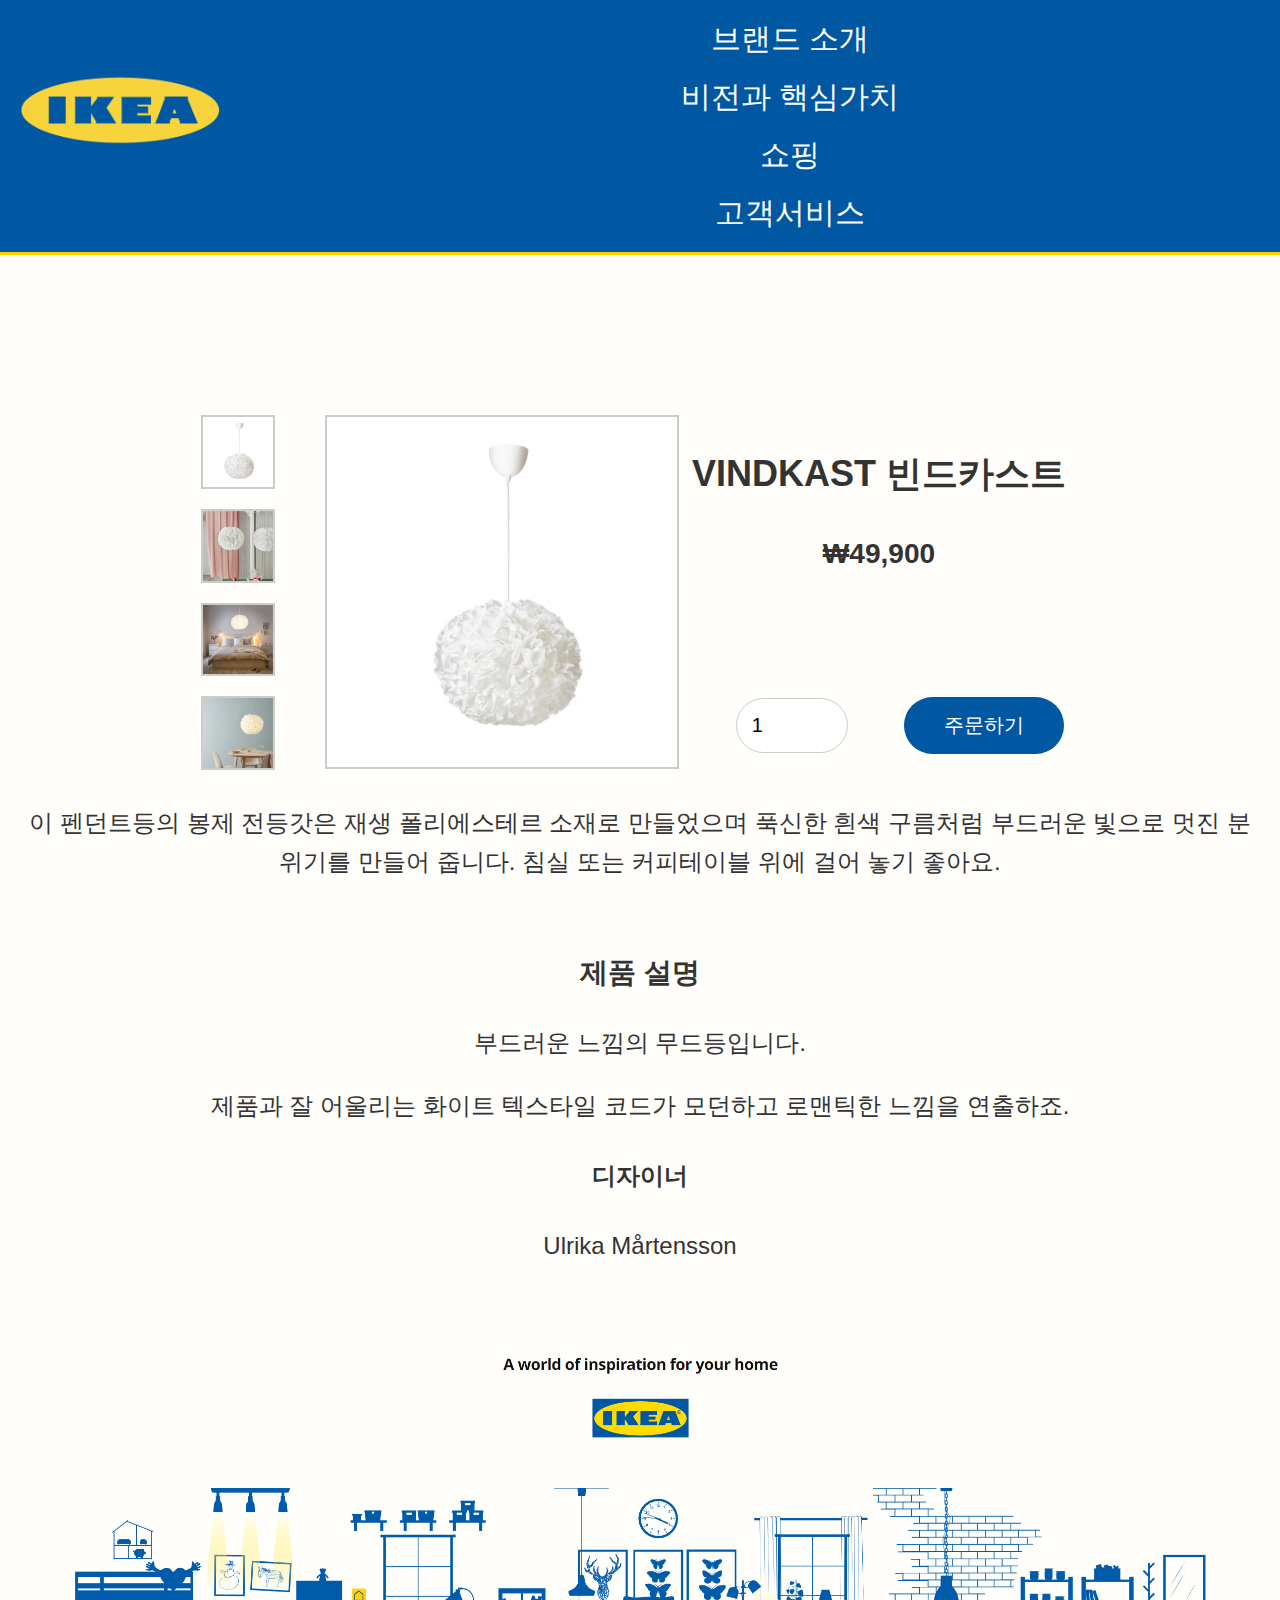
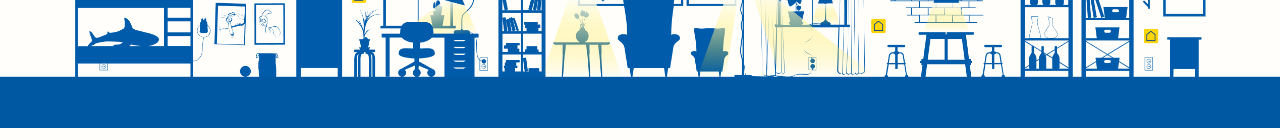
<file: product3.html>
<!DOCTYPE html>
<html lang="ko">
<head>
    <meta charset="UTF-8">
    <meta name="viewport" content="width=device-width, initial-scale=1.0">
    <title>Product 1</title>
    <link rel="stylesheet" href="css/product.css">
    <style>
        div {
            margin-top:70px;
        }
    </style>
</head>
<body>
    <header>
        <a href = "ikea.html">
            <img src="images/ikea-logo.png" alt="IKEA 로고" id="logo"></a>
        
            <nav>
                <ul>
                    <li><a href="brand.html">브랜드 소개</a></li>
                    <li><a href="features.html">비전과 핵심가치</a></li>
                    <li><a href="shopping.html">쇼핑</a></li>
                    <li><a href="qa.html">고객서비스</a></li>
                </ul>
            </nav>
    </header>
    <main>
        <div class="product-gallery">
            <div class="thumbnails">
                <img src="images/product3.png" alt="Thumbnail 1" onclick="changeImage('images/product3.png')">
                <img src="images/product3-1.png" alt="Thumbnail 2" onclick="changeImage('images/product3-1.png')">
                <img src="images/product3-2.png" alt="Thumbnail 3" onclick="changeImage('images/product3-2.png')">
                <img src="images/product3-3.png" alt="Thumbnail 4" onclick="changeImage('images/product3-3.png')">
            </div>
            <div class="main-image">
                <img src="images/product3.png" alt="Main Image" id="mainImage">
            </div>
            <div class="product-details">

        <h2>VINDKAST 빈드카스트</h2>
        <h3>₩49,900</h3>
        <form action="order.html">
            <label for="quantity"></label>
            <input type="number" id="quantity" name="quantity" min="1" value="1">
            <button type="submit">주문하기</button>
        </form>
        </div>
        </div>  
        <p>이 펜던트등의 봉제 전등갓은 재생 폴리에스테르 소재로 만들었으며 푹신한 흰색 구름처럼 부드러운 빛으로 멋진 분위기를 만들어 줍니다. 침실 또는 커피테이블 위에 걸어 놓기 좋아요.</p>
        
        <div>
            <h3>제품 설명</h3>
            <p>
                부드러운 느낌의 무드등입니다.
            </p>
            <p>
                제품과 잘 어울리는 화이트 텍스타일 코드가 모던하고 로맨틱한 느낌을 연출하죠.
            </p>
        </div>
        <h4>디자이너</h4>
        <p>Ulrika Mårtensson</p>
    </main>
    <footer>
        <img src="images/ikea-bottom.png" alt="IKEA 로고" width="100%">
    </footer>
    <script>
        function changeImage(src) {
            document.getElementById('mainImage').src = src;
        }
    </script>
</body>
</html>
</file>
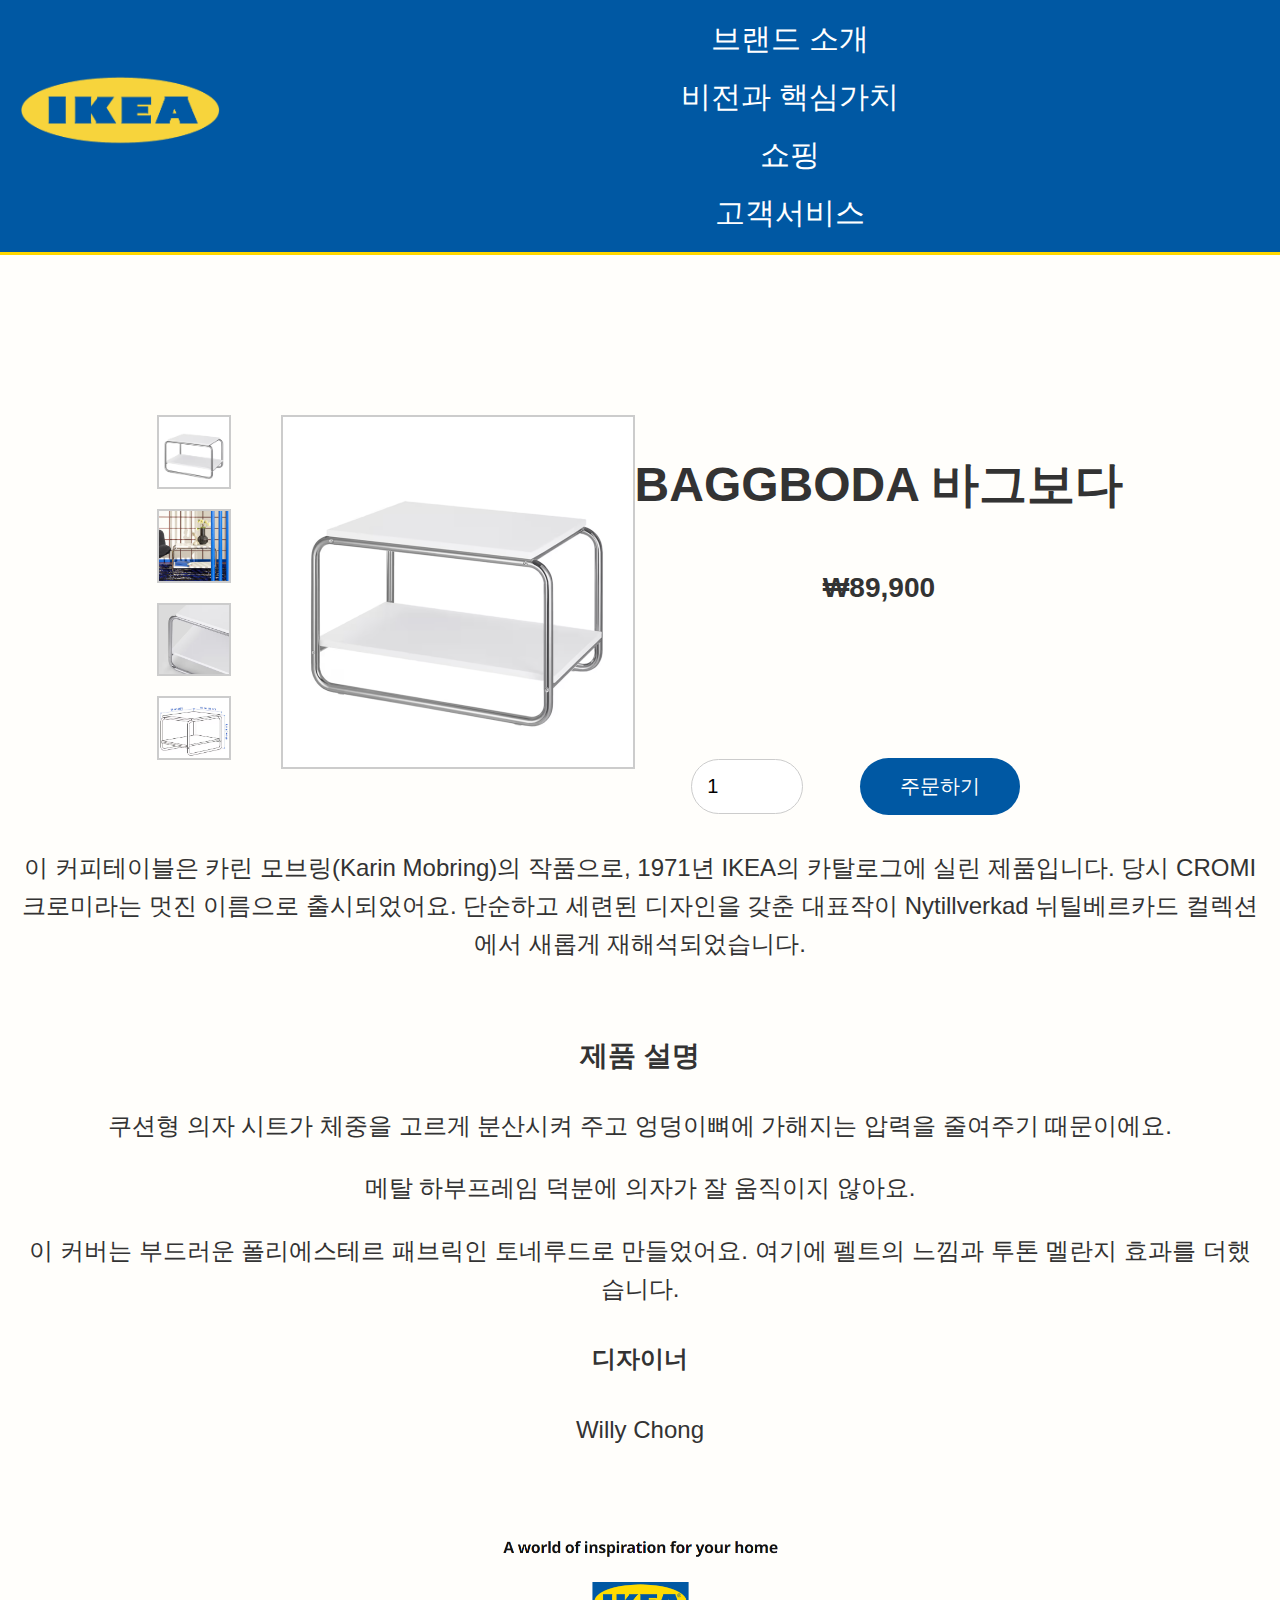
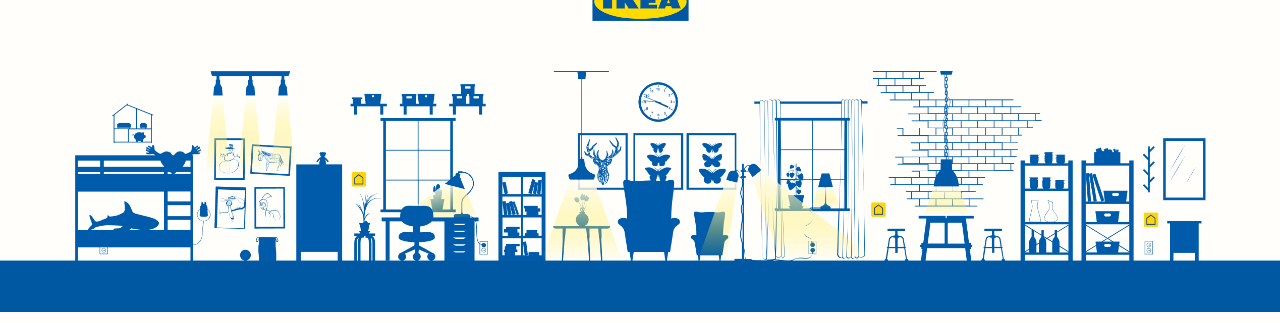
<file: product4.html>
<!DOCTYPE html>
<html lang="ko">
<head>
    <meta charset="UTF-8">
    <meta name="viewport" content="width=device-width, initial-scale=1.0">
    <title>Product 1</title>
    <link rel="stylesheet" href="css/product.css">
    <style>
        div {
            margin-top:70px;
        }
    </style>
</head>
<body>
    <header>
        <a href = "ikea.html">
            <img src="images/ikea-logo.png" alt="IKEA 로고" id="logo"></a>
        
            <nav>
                <ul>
                    <li><a href="brand.html">브랜드 소개</a></li>
                    <li><a href="features.html">비전과 핵심가치</a></li>
                    <li><a href="shopping.html">쇼핑</a></li>
                    <li><a href="qa.html">고객서비스</a></li>
                </ul>
            </nav>
    </header>
    <main>
        <div class="product-gallery">
            <div class="thumbnails">
                <img src="images/product4.png" alt="Thumbnail 1" onclick="changeImage('images/product4.png')">
                <img src="images/product4-1.png" alt="Thumbnail 2" onclick="changeImage('images/product4-1.png')">
                <img src="images/product4-2.png" alt="Thumbnail 3" onclick="changeImage('images/product4-2.png')">
                <img src="images/product4-3.png" alt="Thumbnail 4" onclick="changeImage('images/product4-3.png')">
            </div>
            <div class="main-image">
                <img src="images/product4.png" alt="Main Image" id="mainImage">
            </div>
            <div class="product-details">
        <h1>BAGGBODA 바그보다</h1>
        <h3>₩89,900</h3>
        <form action="order.html">
            <label for="quantity"></label>
            <input type="number" id="quantity" name="quantity" min="1" value="1">
            <button type="submit">주문하기</button>
        </form>
    </div>
</div> 
        <p>이 커피테이블은 카린 모브링(Karin Mobring)의 작품으로, 1971년 IKEA의 카탈로그에 실린 제품입니다. 당시 CROMI 크로미라는 멋진 이름으로 출시되었어요. 단순하고 세련된 디자인을 갖춘 대표작이 Nytillverkad 뉘틸베르카드 컬렉션에서 새롭게 재해석되었습니다.</p>
        
        <div>
            <h3>제품 설명</h3>
            <P>쿠션형 의자 시트가 체중을 고르게 분산시켜 주고 엉덩이뼈에 가해지는 압력을 줄여주기 때문이에요.</P>
            <p>메탈 하부프레임 덕분에 의자가 잘 움직이지 않아요.</p>
            <p>이 커버는 부드러운 폴리에스테르 패브릭인 토네루드로 만들었어요. 여기에 펠트의 느낌과 투톤 멜란지 효과를 더했습니다.</p>
        </div>
        <h4>디자이너</h4>
        <p>Willy Chong</p>
    </main>
    <footer>
        <img src="images/ikea-bottom.png" alt="IKEA 로고" width="100%">
    </footer>
    <script>
        function changeImage(src) {
            document.getElementById('mainImage').src = src;
        }
    </script>
</body>
</html>
</file>
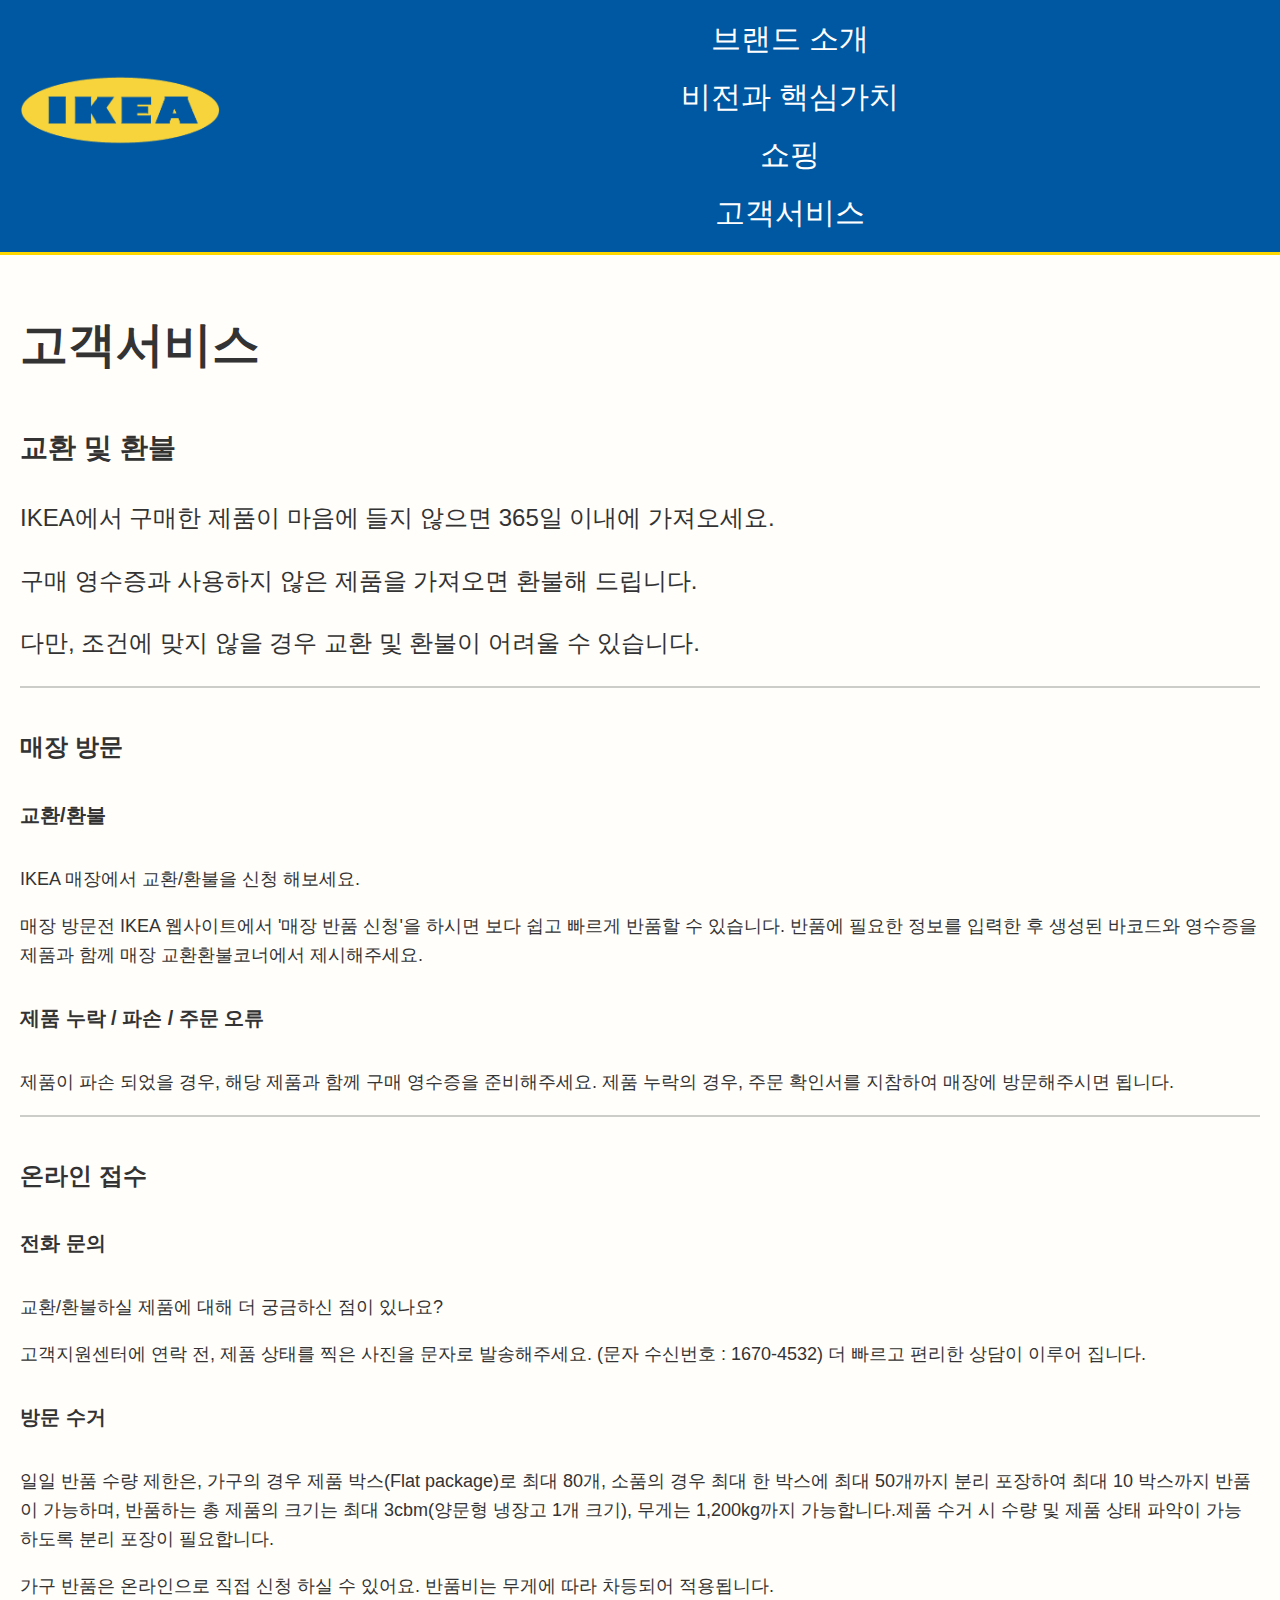
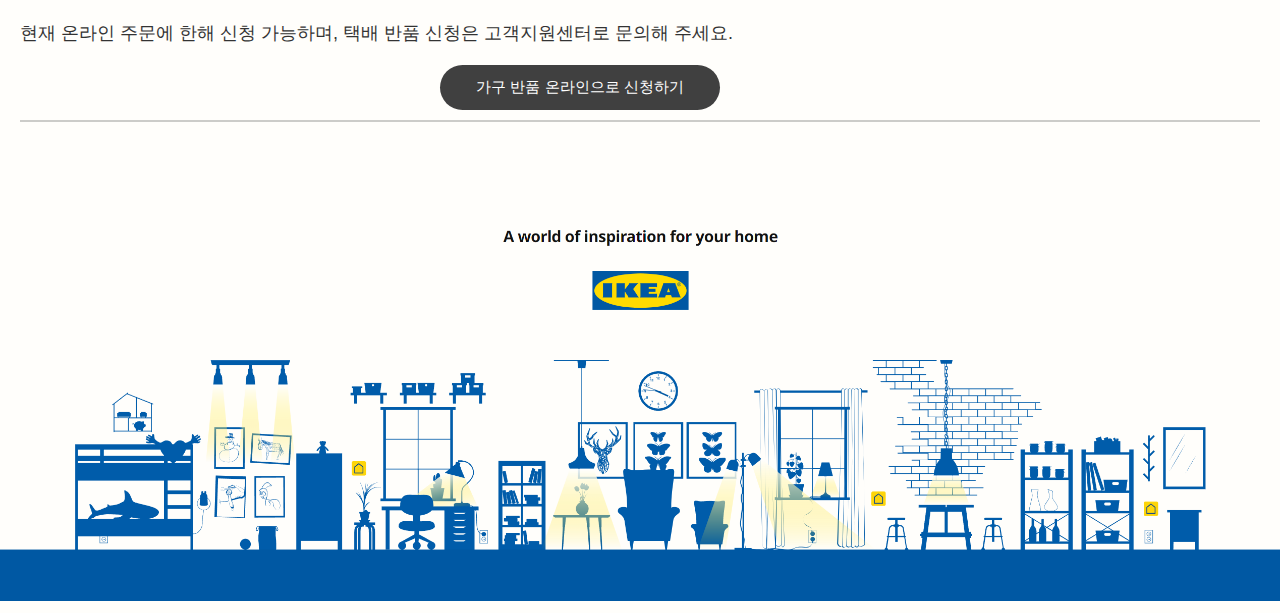
<file: qa.html>
<!DOCTYPE html>
<html lang="ko">
<head>
    <meta charset="UTF-8">
    <meta name="viewport" content="width=device-width, initial-scale=1.0">
    <title>Q&A - IKEA</title>
    <link rel="stylesheet" href="css/styles.css">
    <style>
        section {
            border-bottom: 2px solid #ccccc9;
            text-align: left;
        }

        div p {
            font-size: 18px;
        }

        form button {
            width: 70%;
            padding: 13px;
            margin-bottom: 10px;
            border: 1px solid #ccc;
            border-radius: 30px;
            font-size: 15px;
            background-color: #404040;
            color: white;
            border: none;
        }

        form button:hover {
            background-color: #5c5b5b;
            color: white;
        }
    </style>
</head>
<body>
    <header>
        <a href = "ikea.html">
            <img src="images/ikea-logo.png" alt="IKEA 로고" id="logo"></a>
        
            <nav>
                <ul>
                    <li><a href="brand.html">브랜드 소개</a></li>
                    <li><a href="features.html">비전과 핵심가치</a></li>
                    <li><a href="shopping.html">쇼핑</a></li>
                    <li><a href="qa.html">고객서비스</a></li>
                </ul>
            </nav>
    </header>
    <main>
        <section>
            <h1>고객서비스</h1>
            <h3>교환 및 환불</h3>
            <p>IKEA에서 구매한 제품이 마음에 들지 않으면 365일 이내에 가져오세요.</p>
            <p>구매 영수증과 사용하지 않은 제품을 가져오면 환불해 드립니다.</p>
             <p>다만, 조건에 맞지 않을 경우 교환 및 환불이 어려울 수 있습니다.</p>
        </section>
        <section>
            <div>
                <h4>매장 방문</h4>
                <h5>교환/환불</h5>
                <p>IKEA 매장에서 교환/환불을 신청 해보세요.</p>
                <p>매장 방문전 IKEA 웹사이트에서 '매장 반품 신청'을 하시면 보다 쉽고 빠르게 반품할 수 있습니다. 반품에 필요한 정보를 입력한 후 생성된 바코드와 영수증을 제품과 함께 매장 교환환불코너에서 제시해주세요.</p>
            </div>
            <div>
                <h5>제품 누락 / 파손 / 주문 오류</h5>
                <p>
                    제품이 파손 되었을 경우, 해당 제품과 함께 구매 영수증을 준비해주세요. 제품 누락의 경우, 주문 확인서를 지참하여 매장에 방문해주시면 됩니다.
                </p>
            </div>
        </section>
        <section>
            <h4>온라인 접수</h4>
            <h5>전화 문의</h5>
            <div>
                <p>교환/환불하실 제품에 대해 더 궁금하신 점이 있나요?</p>
                <p>
                    고객지원센터에 연락 전, 제품 상태를 찍은 사진을 문자로 발송해주세요. (문자 수신번호 : 1670-4532)
더 빠르고 편리한 상담이 이루어 집니다.
                </p>
            </div>
            <h5>방문 수거</h5>
            <div>
                <p>
                    일일 반품 수량 제한은, 가구의 경우 제품 박스(Flat package)로 최대 80개, 소품의 경우 최대 한 박스에 최대 50개까지 분리 포장하여 최대 10 박스까지 반품이 가능하며, 반품하는 총 제품의 크기는 최대 3cbm(양문형 냉장고 1개 크기), 무게는 1,200kg까지 가능합니다.제품 수거 시 수량 및 제품 상태 파악이 가능하도록 분리 포장이 필요합니다.
                </p>
                <p>
                    가구 반품은 온라인으로 직접 신청 하실 수 있어요. 반품비는 무게에 따라 차등되어 적용됩니다.
                </p>
                <p>
                    현재 온라인 주문에 한해 신청 가능하며, 택배 반품 신청은 고객지원센터로 문의해 주세요.
                </p>
                <form action="return.html">
                    <button type="submit">가구 반품 온라인으로 신청하기</button>
                </form>
            </div>
        </section>
    </main>
    <footer>
        <img src="images/ikea-bottom.png" alt="IKEA 로고" width="100%">
    </footer>
</body>
</html>
</file>
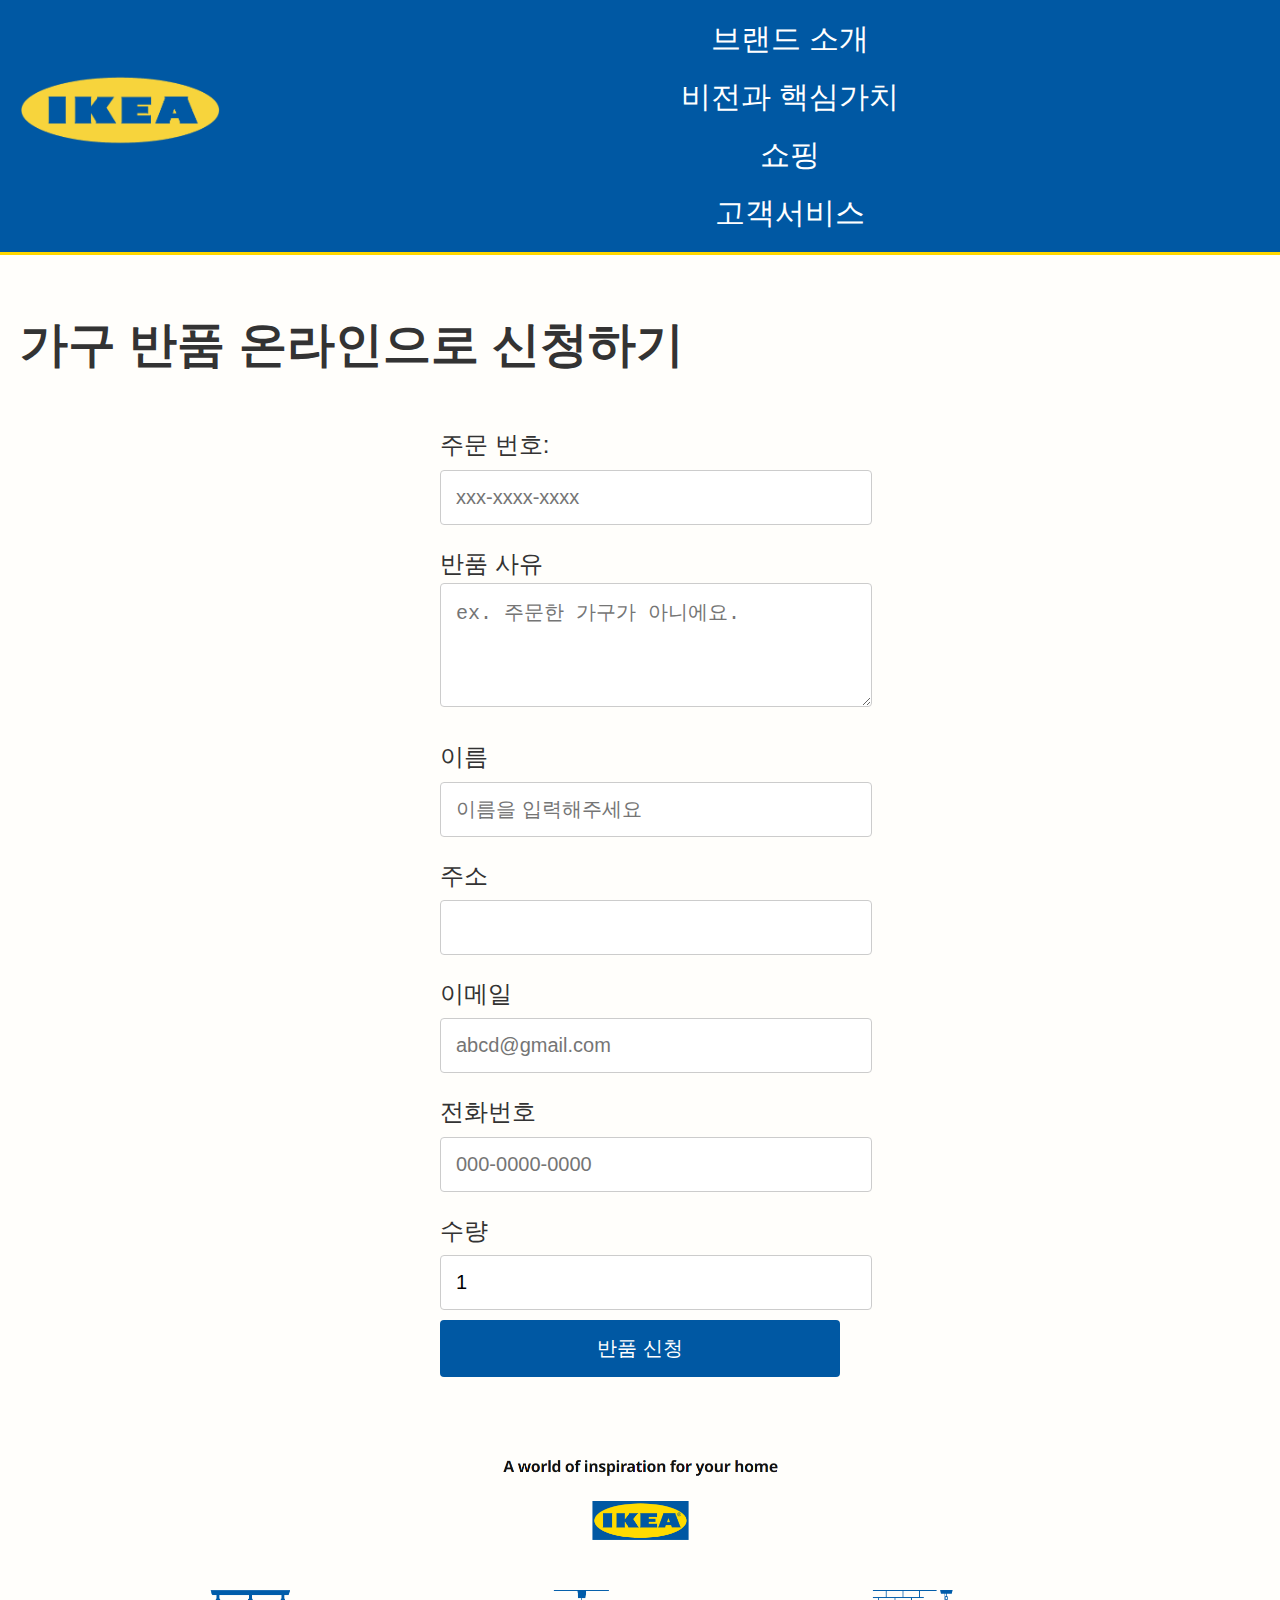
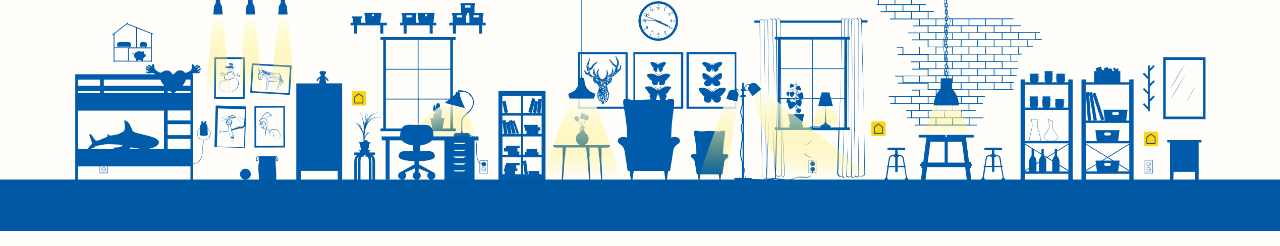
<file: return.html>
<!DOCTYPE html>
<html lang="ko">
<head>
    <meta charset="UTF-8">
    <meta name="viewport" content="width=device-width, initial-scale=1.0">
    <title>주문하기</title>
    <link rel="stylesheet" href="css/styles.css">
</head>
<body>
    <header>
        <a href = "ikea.html">
            <img src="images/ikea-logo.png" alt="IKEA 로고" id="logo"></a>
        
            <nav>
                <ul>
                    <li><a href="brand.html">브랜드 소개</a></li>
                    <li><a href="features.html">비전과 핵심가치</a></li>
                    <li><a href="shopping.html">쇼핑</a></li>
                    <li><a href="qa.html">고객서비스</a></li>
                </ul>
            </nav>
    </header>
    <main>
        <h1>가구 반품 온라인으로 신청하기</h1>
        <form>
            <label for="number">주문 번호:</label>
            <input type="text" id="name" name="number" required placeholder="xxx-xxxx-xxxx"><br>
            <label for="memo">반품 사유</labe><br>
            <textarea id="memo" name="memo" rows="4" cols="50" placeholder="ex. 주문한 가구가 아니에요."></textarea><br>
            <label for="name">이름</label>
            <input type="text" id="name" name="name" required placeholder="이름을 입력해주세요"><br>
            <label for="address">주소</label>
            <input type="text" id="address" name="address" required><br>
            <label for="email">이메일</label>
            <input type="email" id="email" name="email" placeholder="abcd@gmail.com"><br>
            <label for="phone">전화번호</label>
            <input type="tel" id="phone" name="phone" placeholder="000-0000-0000"><br>
            <label for="quantity">수량</label>
            <input type="number" id="quantity" name="quantity" min="1" value="1"><br>
            <button type="submit">반품 신청</button>
        </form>
    </main>
    <footer>
        <img src="images/ikea-bottom.png" alt="IKEA 로고" width="100%">
    </footer>
</body>
</html>
</file>
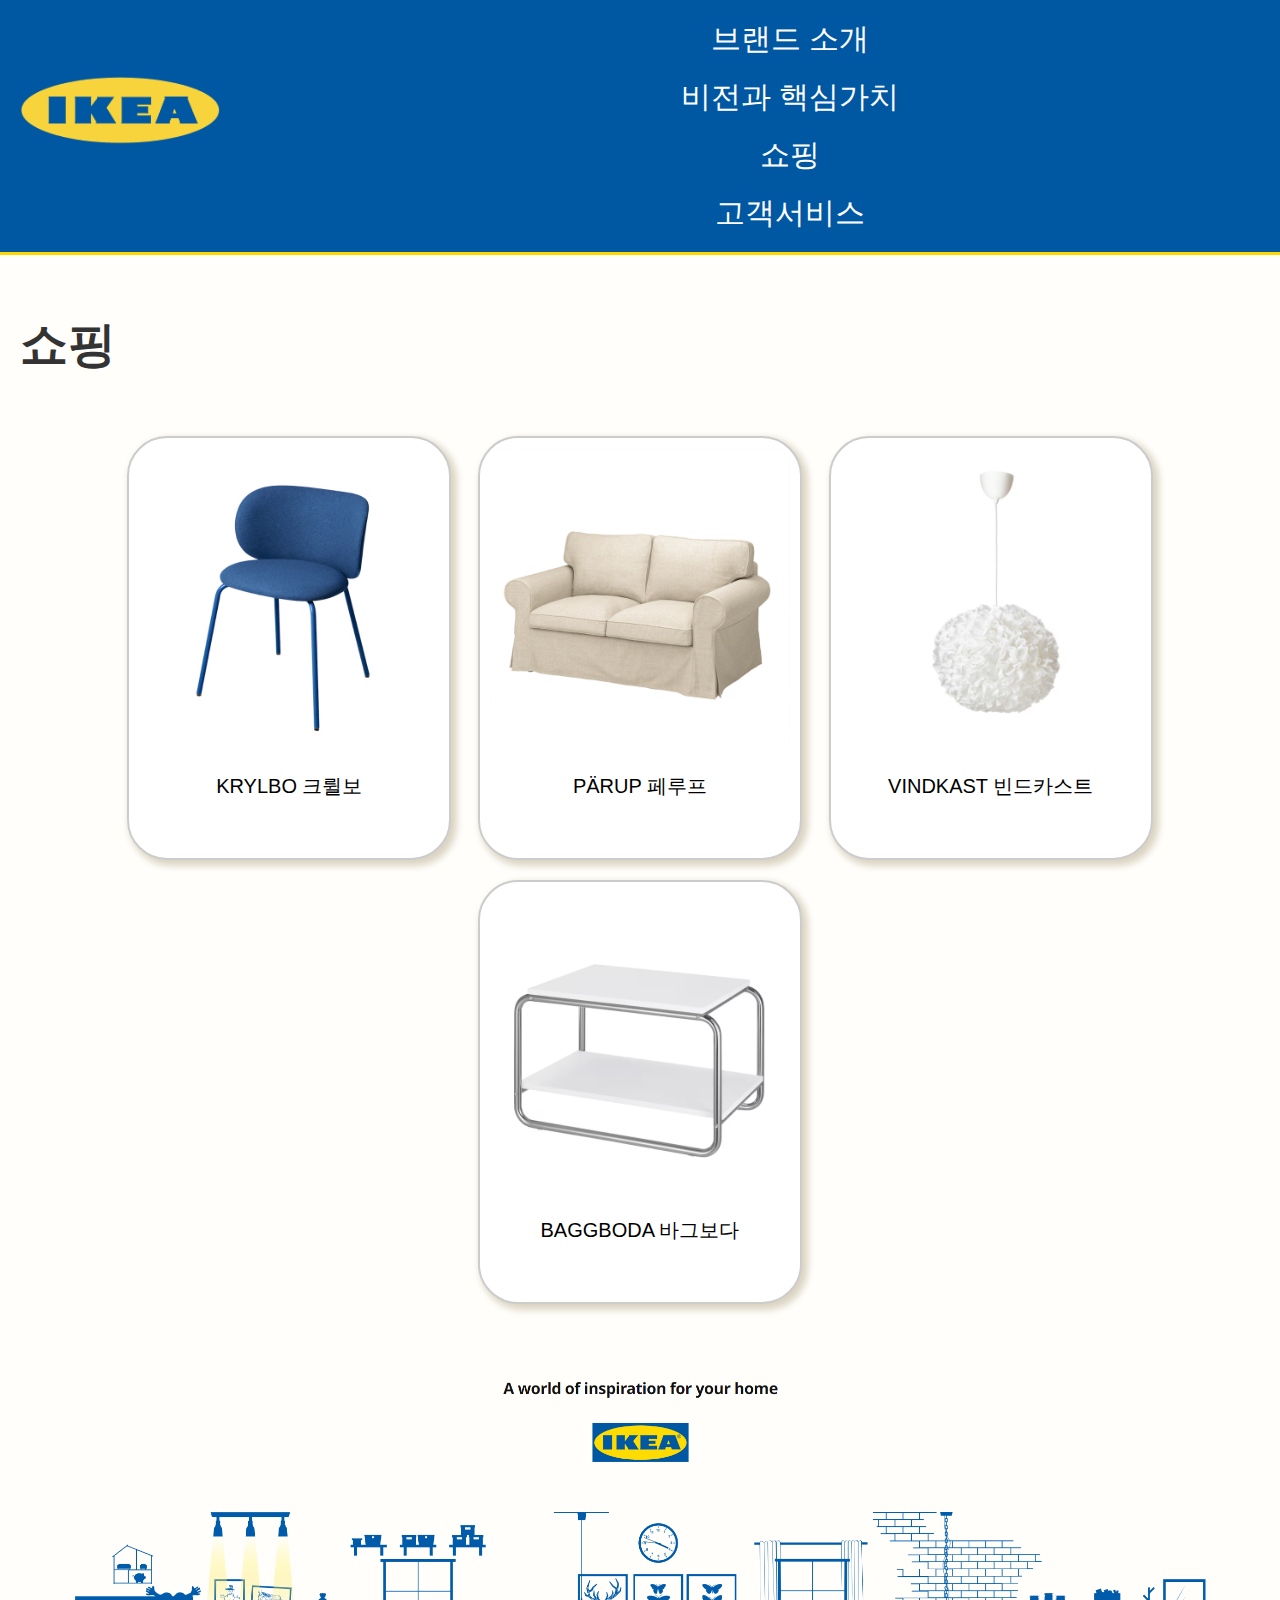
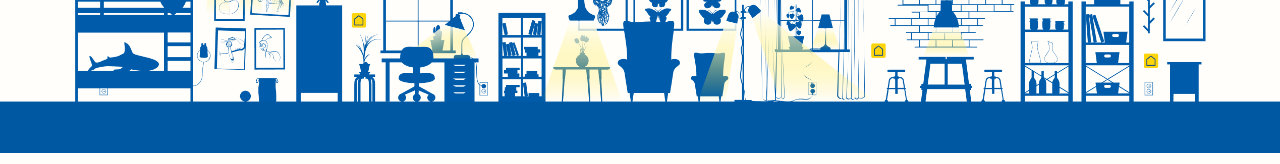
<file: shopping.html>
<!DOCTYPE html>
<html lang="ko">
<head>
    <meta charset="UTF-8">
    <meta name="viewport" content="width=device-width, initial-scale=1.0">
    <title>쇼핑 - IKEA</title>
    <link rel="stylesheet" href="css/shopping.css">
</head>
<body>
    <header>
        <a href = "ikea.html">
            <img src="images/ikea-logo.png" alt="IKEA 로고" id="logo"></a>
        
            <nav>
                <ul>
                    <li><a href="brand.html">브랜드 소개</a></li>
                    <li><a href="features.html">비전과 핵심가치</a></li>
                    <li><a href="shopping.html">쇼핑</a></li>
                    <li><a href="qa.html">고객서비스</a></li>
                </ul>
            </nav>
    </header>
    <main>
        <h1>쇼핑</h1>
        <div class="product">
            <a href="product1.html" target="_blank">
                <img src="images/product1.png" alt="Product 1">
                <p>KRYLBO 크륄보</p>
            </a>
        </div>
        <div class="product">
            <a href="product2.html" target="_blank">
                <img src="images/product2.png" alt="Product 2">
                <p>PÄRUP 페루프</p>
            </a>
        </div>
        <div class="product">
            <a href="product3.html" target="_blank">
                <img src="images/product3.png" alt="Product 3">
                <p>VINDKAST 빈드카스트</p>
            </a>
        </div>
        <div class="product">
            <a href="product4.html" target="_blank">
                <img src="images/product4.png" alt="Product 4">
                <p>BAGGBODA 바그보다</p>
            </a>
        </div>
    </main>
    <footer>
        <img src="images/ikea-bottom.png" alt="IKEA 로고" width="100%">
    </footer>
</body>
</html>
</file>
<file: css/styles.css>
body {
    font-family: Arial, sans-serif;
    line-height: 1.6;
    margin: 0;
    padding: 0;
    background-color: #fffefb; 
    color: #333;
    font-size: 24px;
}

header {
    display: flex;
    align-items: center;
    background-color: #0058a3;
    padding: 10px 20px;
    border-bottom: 3px solid #ffd700;
}

#logo {
    width: 200px;
    margin-right: 100px;
}

nav {
    flex-grow: 1;
}

nav ul {
    list-style-type: none;
    padding: 0;
    margin: 0;
    display: flex;
    justify-content: flex-start;
}

nav ul li {
    margin: 0 30px;
}

nav ul li a {
    text-decoration: none;
    font-size: 30px;
    color: white;
    padding: 20px;
    transition: background-color 0.3s;
}

nav ul li a:hover {
    background-color: #ffd700;
    color: #0058a3;
}

main {
    padding: 20px;
    max-width: 1500px;
    margin: 0 auto;
    text-align: center;
}

section {
    margin-bottom: 40px;
}

h1 {
    text-align: left;
    padding-bottom: 10px;
}

.product {
    display: inline-block;
    width: 200px;
    margin: 10px;
    text-align: center;
    vertical-align: top;
}

.product img {
    width: 100%;
    height: auto;
}

.product p {
    font-size: 20px;
    margin: 10px 0 0 0;
}

form {
    text-align: left;
    max-width: 400px;
    margin: 0 auto;
}

form label {
    display: block;
    margin: 10px 0 5px;
}

form input, form textarea, form button {
    width: 100%;
    padding: 15px;
    margin-bottom: 10px;
    border: 1px solid #ccc;
    border-radius: 4px;
    font-size: 20px;
}

form button {
    background-color: #0058a3;
    color: white;
    border: none;
}

form button:hover {
    background-color: #ffd700;
    color: #0058a3;
}
@media screen and (max-width: 1350px) {
    nav ul {
        flex-direction: column;
        align-items: center;
    }

    nav ul li {
        margin: 5px 0;
    }

    #logo {
        margin-bottom: 20px;
    }
}
</file>
<file: css/product.css>
body {
    font-family: Arial, sans-serif;
    line-height: 1.6;
    margin: 0;
    padding: 0;
    background-color: #fffefb; 
    color: #333;
    font-size: 24px;
}

header {
    display: flex;
    align-items: center;
    background-color: #0058a3;
    padding: 10px 20px;
    border-bottom: 3px solid #ffd700;
}

#logo {
    width: 200px;
    margin-right: 100px;
}

nav {
    flex-grow: 1;
}

nav ul {
    list-style-type: none;
    padding: 0;
    margin: 0;
    display: flex;
    justify-content: flex-start;
}

nav ul li {
    margin: 0 30px;
}

nav ul li a {
    text-decoration: none;
    font-size: 30px;
    color: white;
    padding: 20px;
    transition: background-color 0.3s;
}

nav ul li a:hover {
    background-color: #ffd700;
    color: #0058a3;
}

main {
    padding: 20px;
    max-width: 1500px;
    margin: 0 auto;
    text-align: center;
}

section {
    margin-bottom: 40px;
}

h1 {
    text-align: left;
    padding-bottom: 10px;
}

.product-gallery {
    display: flex;
    justify-content: center;
    align-items: flex-start;
}

.thumbnails {
    display: flex;
    flex-direction: column;
    gap: 20px;
    margin-right: 50px;
}

.thumbnails img {
    width: 100px;
    height: auto;
    cursor: pointer;
    transition: transform 0.3s;
    border: 2px solid #ccc;
}

.thumbnails img:hover {
    transform: scale(1.1);
}

.main-image img {
    width: 700px;
    height: auto;
    border: 2px solid #ccc;
}

@media screen and (max-width: 1350px) {
    .thumbnails img {
        width: 70px;
    }

    .main-image img {
        width: 350px;
        height: 350px;
    }
}

.product p {
    font-size: 20px;
    margin: 10px 0 0 0;
}

form {
    text-align: left;
    max-width: 400px;
    margin: 0px;
    margin-top: 30%;
}

form label {
    display: inline-block;
    margin: 10px 0 5px;
}

form input, form textarea, form button {
    width: 20%;
    padding: 15px;
    margin-bottom: 10px;
    border: 1px solid #ccc;
    border-radius: 30px;
    font-size: 20px;
    margin-left: 50px;
}

form button {
    width: 40%;
    padding: 15px;
    margin-bottom: 10px;
    border: 1px solid #ccc;
    border-radius: 30px;
    font-size: 20px;
    background-color: #0058a3;
    color: white;
    border: none;
}

form button:hover {
    background-color: #ffd700;
    color: #0058a3;
}

@media screen and (max-width: 1350px) {
    nav ul {
        flex-direction: column;
        align-items: center;
    }

    nav ul li {
        margin: 5px 0;
    }

    #logo {
        margin-bottom: 20px;
    }
}
</file>
<file: css/shopping.css>
body {
    font-family: Arial, sans-serif;
    line-height: 1.6;
    margin: 0;
    padding: 0;
    background-color: #fffefb; 
    color: #333;
    font-size: 24px;
}

header {
    display: flex;
    align-items: center;
    background-color: #0058a3;
    padding: 10px 20px;
    border-bottom: 3px solid #ffd700;
}

#logo {
    width: 200px;
    margin-right: 100px;
}

nav {
    flex-grow: 1;
}

nav ul {
    list-style-type: none;
    padding: 0;
    margin: 0;
    display: flex;
    justify-content: flex-start;
}

nav ul li {
    margin: 0 30px;
}

nav ul li a {
    text-decoration: none;
    font-size: 30px;
    color: white;
    padding: 20px;
    transition: background-color 0.3s;
}

nav ul li a:hover {
    background-color: #ffd700;
    color: #0058a3;
}

main {
    padding: 20px;
    max-width: 1500px;
    margin: 0 auto;
    text-align: center;
}

section {
    margin-bottom: 40px;
}

h1 {
    text-align: left;
    padding-bottom: 10px;
}

.product {
    display: inline-block;
    width: 300px;
    height: 400px;
    margin: 10px;
    text-align: center;
    vertical-align: top;
    overflow: hidden; 
    border: 2px solid #ccc; 
    border-radius: 40px; 
    padding: 10px;
    transition: border-color 0.3s; 
    background: white;
    box-shadow: 4px 4px 7px 2px rgb(219, 212, 194);
}

.product img {
    width: 100%;
    height: auto;
    transition: transform 0.3s; /* 이미지 확대 효과를 위한 전환 */
    border-radius: 10px; /* 이미지 둥근 모서리 */
}

.product img:hover {
    transform: scale(1.1); /* 이미지 확대 */
}

.product p {
    font-size: 20px;
    margin: 10px 0 0 0;
    color: #000;
}

.product a:hover {
    font-weight: bold;
}

.product a:link {
    text-decoration: none;
}

form {
    text-align: left;
    max-width: 400px;
    margin: 0 auto;
}

form label {
    display: block;
    margin: 10px 0 5px;
}

form input, form textarea, form button {
    width: 100%;
    padding: 15px;
    margin-bottom: 10px;
    border: 1px solid #ccc;
    border-radius: 4px;
    font-size: 20px;
}

form button {
    background-color: #0058a3;
    color: white;
    border: none;
}

form button:hover {
    background-color: #ffd700;
    color: #0058a3;
}

@media screen and (max-width: 1350px) {
    nav ul {
        flex-direction: column;
        align-items: center;
    }

    nav ul li {
        margin: 5px 0;
    }

    #logo {
        margin-bottom: 20px;
    }
}
</file>
